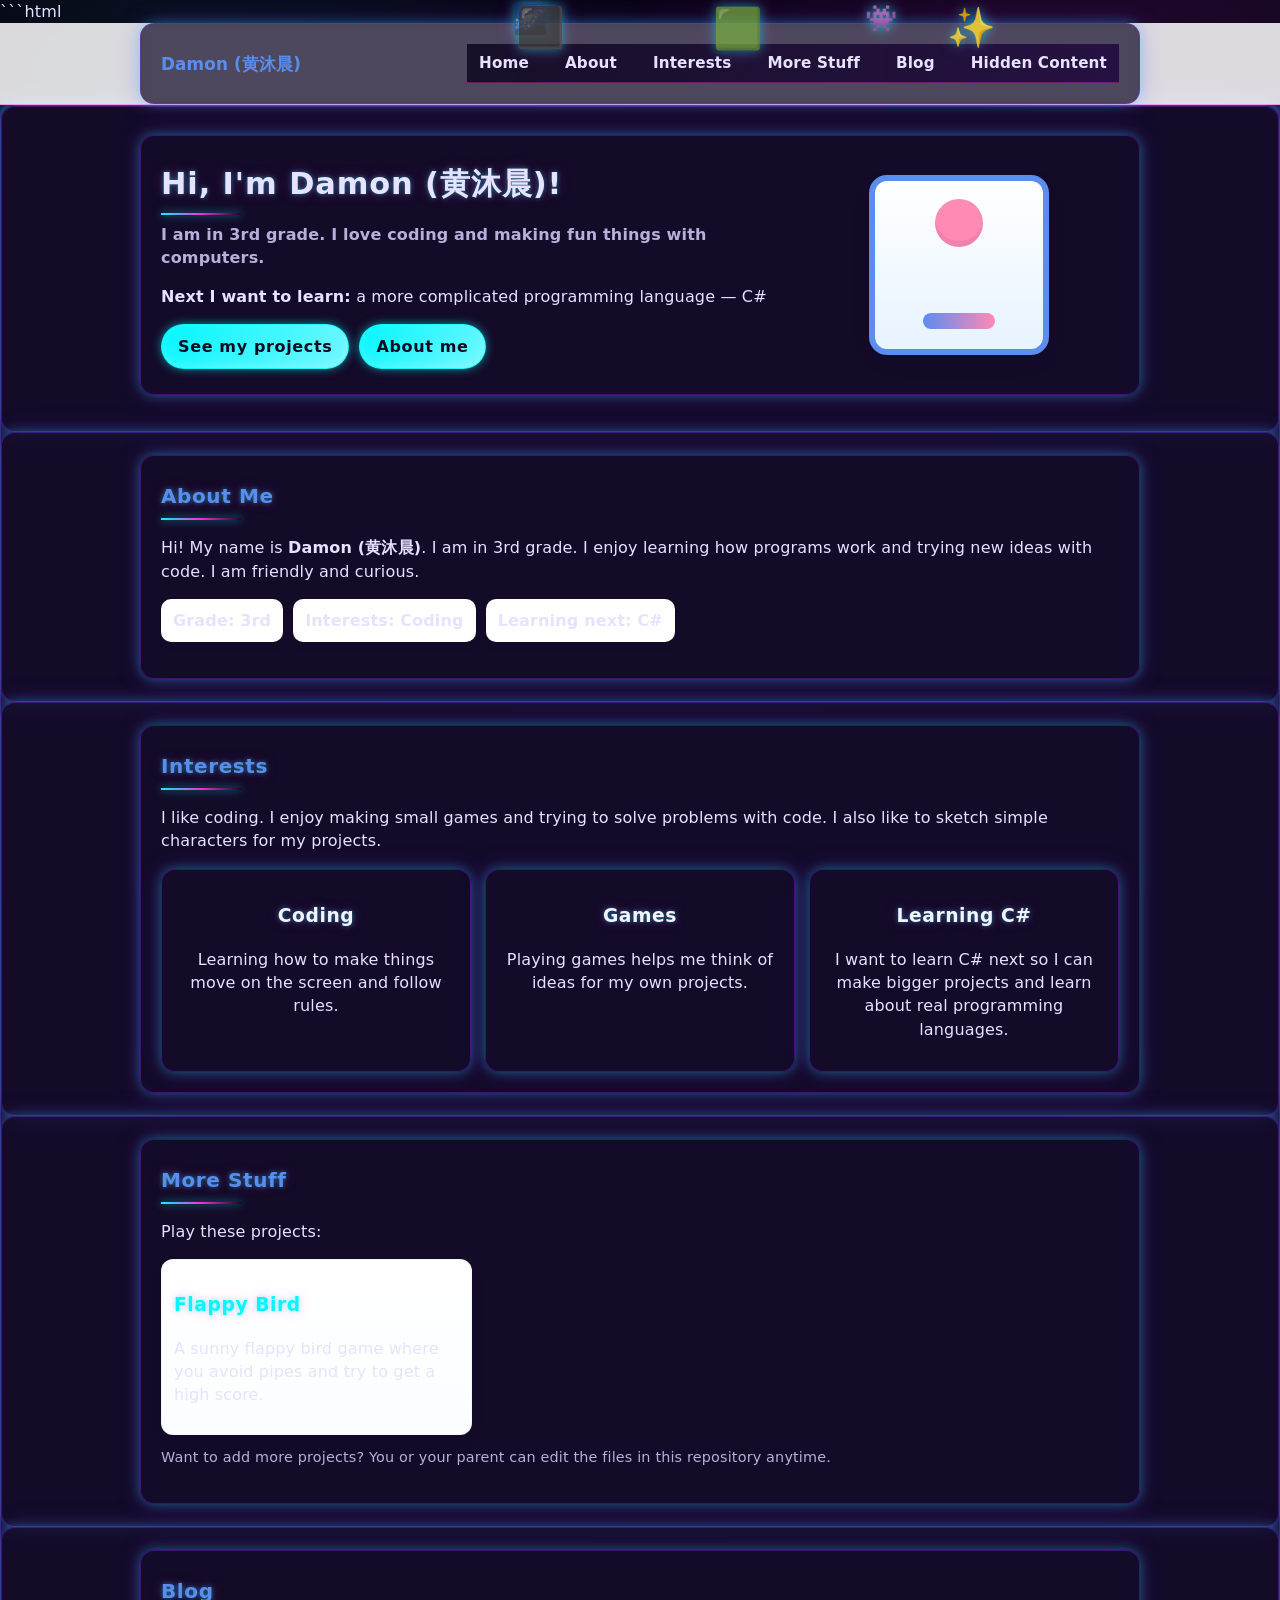
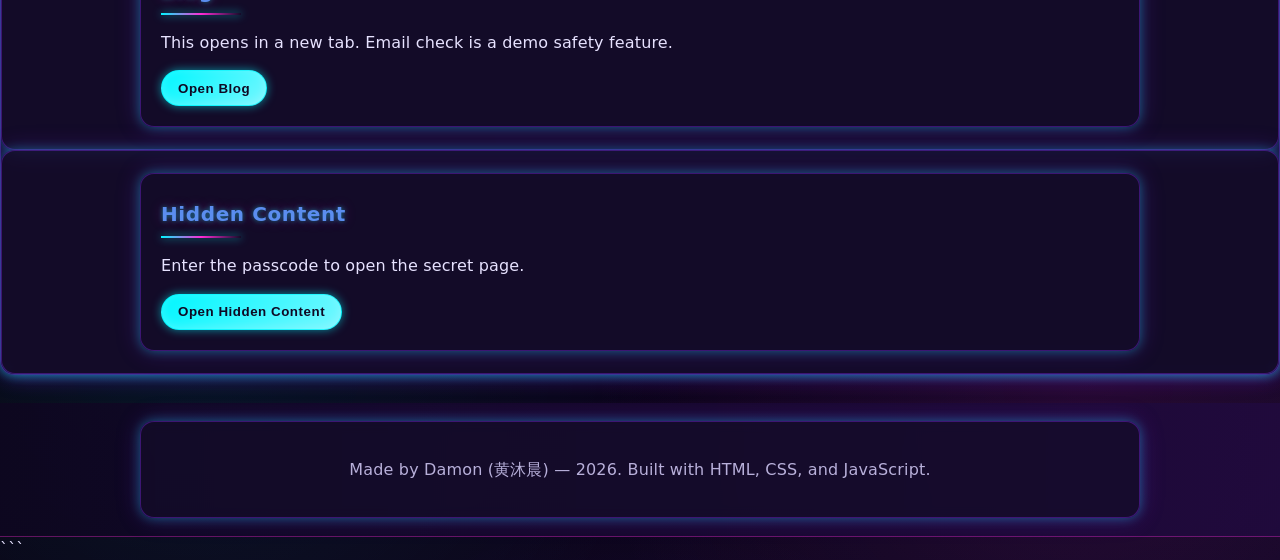
<file: index.html>
```html
<!doctype html> 
<html lang="en"> 
<head> 
  <meta charset="utf-8"> 
  <meta name="viewport" content="width=device-width,initial-scale=1"> 
  <title>Damon (黄沐晨) — Personal Site</title> 
  <link rel="stylesheet" href="style.css"> 
  <link rel="stylesheet" href="cyberpunk-theme.css"> 
  <link rel="stylesheet" href="floating-icons.css"> 
  <style> 
    .blog-toolbar { margin: 12px 0; display: flex; gap: 8px; flex-wrap: wrap; } 
    .blog-list { display: grid; gap: 10px; margin-top: 10px; } 
    .blog-post { padding: 12px; border: 1px solid #ccc; border-radius: 10px; background: rgba(255,255,255,0.03); } 
    .small-note { font-size: 0.9rem; opacity: 0.8; } 
  </style> 
</head> 
<body> 
  <!-- Header / Navigation --> 
  <header class="site-header"> 
    <div class="container header-inner"> 
      <div class="brand">Damon (黄沐晨)</div> 
      <button id="nav-toggle" class="nav-toggle" aria-label="Open navigation">☰</button> 
      <nav id="nav" class="nav"> 
        <a href="#home">Home</a> 
        <a href="#about">About</a> 
        <a href="#interests">Interests</a> 
        <a href="#projects">More Stuff</a> 
        <a href="#blog">Blog</a> 
        <a href="#hidden-content">Hidden Content</a> 
      </nav> 
    </div> 
  </header> 
 
  <!-- Hero / Home --> 
  <main> 
    <section id="home" class="hero"> 
      <div class="container hero-inner"> 
        <div class="intro"> 
          <h1>Hi, I'm Damon (黄沐晨)!</h1> 
          <p class="lead">I am in 3rd grade. I love coding and making fun things with computers.</p> 
          <p><strong>Next I want to learn:</strong> a more complicated programming language — C#</p> 
          <div class="hero-actions"> 
            <a href="#projects" class="btn">See my projects</a> 
            <a href="#about" class="btn btn-ghost">About me</a> 
          </div> 
        </div> 
        <div class="hero-image" aria-hidden="true"> 
          <div class="robot"></div> 
        </div> 
      </div> 
    </section> 
 
    <!-- About Me --> 
    <section id="about" class="section about"> 
      <div class="container"> 
        <h2>About Me</h2> 
        <p>Hi! My name is <strong>Damon (黄沐晨)</strong>. I am in 3rd grade. I enjoy learning how programs work and trying new ideas with code. I am friendly and curious.</p> 
        <ul class="facts"> 
          <li><strong>Grade:</strong> 3rd</li> 
          <li><strong>Interests:</strong> Coding</li> 
          <li><strong>Learning next:</strong> C#</li> 
        </ul> 
      </div> 
    </section> 
 
    <!-- Interests --> 
    <section id="interests" class="section interests"> 
      <div class="container"> 
        <h2>Interests</h2> 
        <p>I like coding. I enjoy making small games and trying to solve problems with code. I also like to sketch simple characters for my projects.</p> 
        <div class="cards"> 
          <article class="card"> 
            <h3>Coding</h3> 
            <p>Learning how to make things move on the screen and follow rules.</p> 
          </article> 
          <article class="card"> 
            <h3>Games</h3> 
            <p>Playing games helps me think of ideas for my own projects.</p> 
          </article> 
          <article class="card"> 
            <h3>Learning C#</h3> 
            <p>I want to learn C# next so I can make bigger projects and learn about real programming languages.</p> 
          </article> 
        </div> 
      </div> 
    </section> 
 
    <!-- More Stuff --> 
    <section id="projects" class="section projects"> 
      <div class="container"> 
        <h2>More Stuff</h2> 
        <p>Play these projects:</p> 
 
        <div class="project-grid"> 
          <article class="project"> 
            <h3><a href="flappy-bird.html" target="_blank">Flappy Bird</a></h3> 
            <p>A sunny flappy bird game where you avoid pipes and try to get a high score.</p> 
          </article> 
        </div> 
 
        <p class="small">Want to add more projects? You or your parent can edit the files in this repository anytime.</p> 
      </div> 
    </section> 
 
    <!-- Blog --> 
    <section id="blog" class="section blog"> 
      <div class="container"> 
        <h2>Blog</h2> 
        <p>This opens in a new tab. Email check is a demo safety feature.</p> 
        <button id="open-blog" class="btn">Open Blog</button> 
      </div> 
    </section> 
 
    <!-- Hidden Content --> 
    <section id="hidden-content" class="section hidden-content"> 
      <div class="container"> 
        <h2>Hidden Content</h2> 
        <p>Enter the passcode to open the secret page.</p> 
        <button id="open-hidden-content" class="btn" type="button">Open Hidden Content</button> 
      </div> 
    </section> 
  </main> 
 
  <!-- Footer --> 
  <footer class="site-footer"> 
    <div class="container footer-inner"> 
      <p>Made by Damon (黄沐晨) — 2026. Built with HTML, CSS, and JavaScript.</p> 
    </div> 
  </footer> 
 
  <script type="module" src="script.js"></script> 
  <script src="floating-icons.js"></script> 
  <script src="admin-panel.js"></script>
 
  <script> 
    // X key shortcut (existing behavior) 
    document.addEventListener('keydown', function (event) { 
      if (event.key.toLowerCase() === 'x') { 
        const a = document.createElement('a'); 
        a.href = 'hhhhhhhhhhhhh.html'; 
        a.target = '_blank'; 
        a.rel = 'noopener'; 
        document.body.appendChild(a); 
        a.click(); 
        a.remove(); 
      } 
    }); 
 
    // Blog in new tab with localStorage persistence 
    document.getElementById('open-blog').addEventListener('click', function () { 
      const blogWindow = window.open('', '_blank'); 
      if (!blogWindow) { 
        alert('Popup blocked. Please allow popups for this site.'); 
        return; 
      } 
 
      const email = blogWindow.prompt('What is your email? This is a safety feature.') || ''; 
      const isEditor = email.trim().toLowerCase() === 'househuntinghh@gmail.com'; 
      const STORAGE_KEY = 'damon_blog_posts_v1'; 
 
      // IMPORTANT: use opener storage so save/load always persists in your main site 
      const storage = (blogWindow.opener && blogWindow.opener.localStorage) 
        ? blogWindow.opener.localStorage 
        : localStorage; 
 
      const defaultPosts = [ 
        { title: 'Welcome to my blog!', body: 'This is my first post. I like coding and building fun things.' }, 
        { title: 'Today I learned', body: 'I learned how to make web pages with HTML, CSS, and JavaScript.' } 
      ]; 
 
      function escapeHtml(str) { 
        return str 
          .replaceAll('&', '&amp;') 
          .replaceAll('<', '&lt;') 
          .replaceAll('>', '&gt;') 
          .replaceAll('"', '&quot;') 
          .replaceAll("'", '&#39;'); 
      } 
 
      let posts = []; 
      try { 
        const saved = storage.getItem(STORAGE_KEY); 
        posts = saved ? JSON.parse(saved) : defaultPosts; 
        if (!Array.isArray(posts)) posts = defaultPosts; 
      } catch { 
        posts = defaultPosts; 
      } 
      storage.setItem(STORAGE_KEY, JSON.stringify(posts)); 
 
      const postsHTML = posts.map(p => ` 
        <article class="blog-post"> 
          <h3>${escapeHtml(p.title || '')}</h3> 
          <p>${escapeHtml(p.body || '')}</p> 
        </article> 
      `).join(''); 
 
      blogWindow.document.write(` 
        <!doctype html> 
        <html lang="en"> 
        <head> 
          <meta charset="utf-8"> 
          <meta name="viewport" content="width=device-width,initial-scale=1"> 
          <title>Damon's Blog</title> 
          <style> 
            body { font-family: system-ui, -apple-system, Segoe UI, Roboto, sans-serif; margin: 24px; line-height: 1.5; background: #0f1115; color: #e6e6e6; } 
            h1, h2, h3 { margin: 0 0 8px; } 
            .wrap { max-width: 800px; margin: 0 auto; } 
            .badge { display: inline-block; padding: 4px 10px; border-radius: 999px; margin-bottom: 12px; font-size: 12px; } 
            .editor { background: #164e2f; color: #caffde; } 
            .reader { background: #3a3f4b; color: #dfe4ff; } 
            .blog-toolbar { margin: 12px 0 16px; display: flex; gap: 8px; flex-wrap: wrap; } 
            input, textarea { width: 100%; box-sizing: border-box; margin: 6px 0 10px; padding: 10px; border-radius: 8px; border: 1px solid #555; background: #171a22; color: #fff; } 
            button { padding: 10px 14px; border-radius: 8px; border: 0; cursor: pointer; background: #3b82f6; color: #fff; } 
            .danger { background: #b91c1c; } 
            .blog-list { display: grid; gap: 10px; margin-top: 10px; } 
            .blog-post { padding: 12px; border: 1px solid #444; border-radius: 10px; background: #151925; } 
            .small-note { font-size: 0.9rem; opacity: 0.85; } 
            hr { border: 0; border-top: 1px solid #333; margin: 16px 0; } 
          </style> 
        </head> 
        <body> 
          <div class="wrap"> 
            <h1>Damon's Blog</h1> 
            <div class="badge ${isEditor ? 'editor' : 'reader'}"> 
              ${isEditor ? 'Editor mode' : 'Read-only mode'} 
            </div> 
            <p class="small-note"> 
              ${isEditor 
                ? 'You can add posts. Readers on this browser will see them.' 
                : 'Read-only mode. You can view all saved posts.'} 
            </p> 
 
            ${isEditor ? ` 
              <hr /> 
              <h2>Add a post</h2> 
              <label>Title</label> 
              <input id="newTitle" placeholder="Post title" /> 
              <label>Body</label> 
              <textarea id="newBody" rows="4" placeholder="Write your post..."></textarea> 
              <div class="blog-toolbar"> 
                <button id="addPostBtn">Add Post</button> 
                <button id="clearPostsBtn" class="danger">Clear All Posts</button> 
              </div> 
            ` : ''} 
 
            <hr /> 
            <h2>Posts</h2> 
            <div id="posts" class="blog-list">${postsHTML}</div> 
          </div> 
 
          <script> 
            const isEditor = ${isEditor ? 'true' : 'false'}; 
            const STORAGE_KEY = 'damon_blog_posts_v1'; 
            const storage = (window.opener && window.opener.localStorage) 
              ? window.opener.localStorage 
              : localStorage; 
 
            function escapeHtml(str) { 
              return str 
                .replaceAll('&', '&amp;') 
                .replaceAll('<', '&lt;') 
                .replaceAll('>', '&gt;') 
                .replaceAll('"', '&quot;') 
                .replaceAll("'", '&#39;'); 
            } 
 
            function renderPosts() { 
              let posts = []; 
              try { 
                posts = JSON.parse(storage.getItem(STORAGE_KEY) || '[]'); 
                if (!Array.isArray(posts)) posts = []; 
              } catch { 
                posts = []; 
              } 
 
              const container = document.getElementById('posts'); 
              if (!posts.length) { 
                container.innerHTML = '<p class="small-note">No posts yet.</p>'; 
                return; 
              } 
 
              container.innerHTML = posts.map(p => ( 
                '<article class="blog-post">' + 
                  '<h3>' + escapeHtml(p.title || '') + '</h3>' + 
                  '<p>' + escapeHtml(p.body || '') + '</p>' + 
                '</article>' 
              )).join(''); 
            } 
 
            renderPosts(); 
 
            if (isEditor) { 
              document.getElementById('addPostBtn').addEventListener('click', function () { 
                const titleEl = document.getElementById('newTitle'); 
                const bodyEl = document.getElementById('newBody'); 
                const title = (titleEl.value || '').trim(); 
                const body = (bodyEl.value || '').trim(); 
 
                if (!title || !body) { 
                  alert('Please enter both a title and body.'); 
                  return; 
                } 
 
                let posts = []; 
                try { 
                  posts = JSON.parse(storage.getItem(STORAGE_KEY) || '[]'); 
                  if (!Array.isArray(posts)) posts = []; 
                } catch { 
                  posts = []; 
                } 
 
                posts.unshift({ title, body }); 
                storage.setItem(STORAGE_KEY, JSON.stringify(posts)); 
 
                titleEl.value = ''; 
                bodyEl.value = ''; 
                renderPosts(); 
              }); 
 
              document.getElementById('clearPostsBtn').addEventListener('click', function () { 
                if (!confirm('Delete all blog posts?')) return; 
                storage.setItem(STORAGE_KEY, JSON.stringify([])); 
                renderPosts(); 
              }); 
            } 
          <\/script> 
        </body> 
        </html> 
      `); 
 
      blogWindow.document.close(); 
    }); 
 
    // Fallback hidden content gate (works even if module script fails) 
    (function () { 
      var hiddenBtn = document.getElementById('open-hidden-content'); 
      if (!hiddenBtn) return; 
 
      hiddenBtn.addEventListener('click', function () { 
        var passcode = prompt('Enter passcode to access hidden content:') || ''; 
        if (passcode === 'crystalclear') { 
          // ADDED/CHANGED: Open downloads.html after correct passcode
          window.location.href = '/ender/downloads.html'; 
        } else { 
          alert('Wrong passcode. Access denied.'); 
          window.location.replace('about:blank'); 
        } 
      }); 
    })(); 
  </script> 
</body> 
</html>
```
</file>
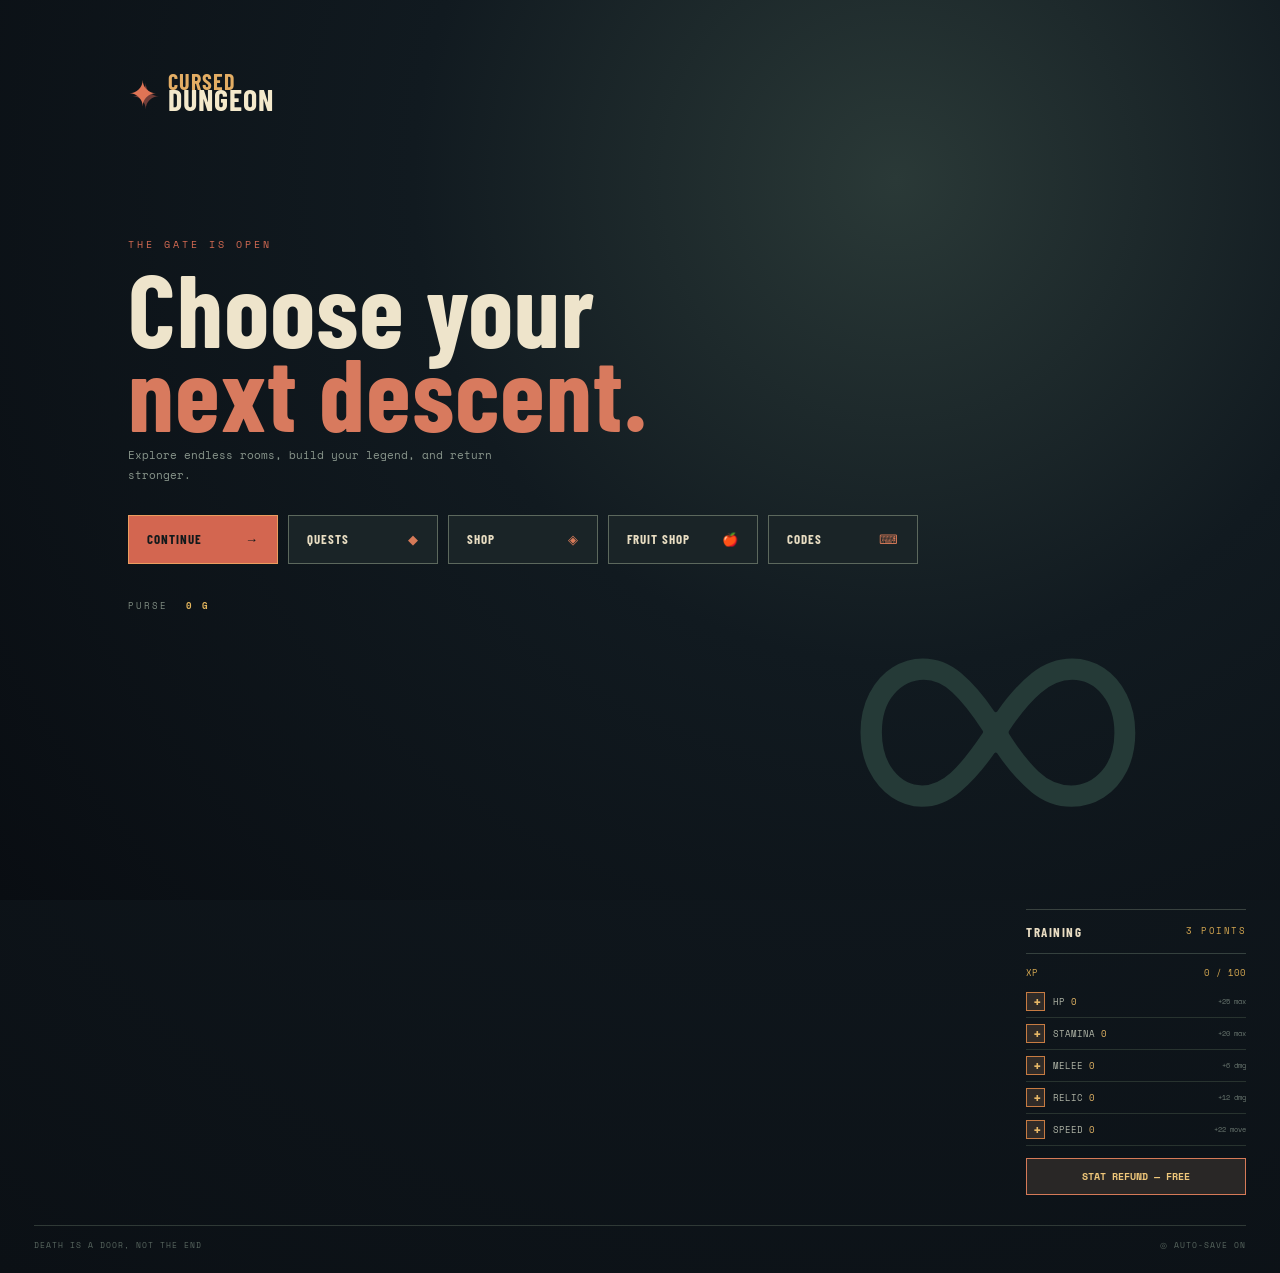
<file: downloads.html>
<!doctype html>
<html lang="en">
<head>
<meta charset="UTF-8">
<meta name="viewport" content="width=device-width, initial-scale=1.0">
<title>Cursed Dungeon</title>
<style>
@import url('https://fonts.googleapis.com/css2?family=Barlow+Condensed:wght@500;600;700;800&family=Space+Mono:wght@400;700&display=swap');
.overlay-screen[hidden]{display:none}.death-screen{position:fixed;inset:0;z-index:20;display:grid;place-content:center;justify-items:center;background:#090d12eF;text-align:center}.death-screen[hidden]{display:none}.death-screen h2{font:700 88px 'Barlow Condensed';color:#d76651;margin:0}.death-screen p{color:#9aa298;font-size:11px;margin:8px 0 24px}.death-screen .menu-kicker{margin:0 0 10px}
.menu-screen,.overlay-screen{position:fixed;inset:0;z-index:10;background:radial-gradient(circle at 70% 20%,#2a3937 0,#111a20 42%,#090d12 100%);padding:8vh 10vw}.menu-screen:after{content:'∞';position:absolute;right:10vw;bottom:4vh;color:#253a37;font:300 38vw 'Barlow Condensed';line-height:.7;pointer-events:none}.menu-brand,.menu-kicker,.menu-screen h1,.menu-copy,.menu-actions,.menu-wallet{position:relative;z-index:1}.menu-brand{display:flex;gap:10px;align-items:center;font:700 22px/18px 'Barlow Condensed';letter-spacing:1px;color:#e3ad64}.menu-brand b{font-size:30px;color:#f4e9cb}.menu-kicker{color:#d56b53;font-size:10px;letter-spacing:3px;margin:14vh 0 14px}.menu-screen h1{font:700 clamp(48px,8vw,110px)/.82 'Barlow Condensed';letter-spacing:1px;margin:0;color:#eee4cb}.menu-screen h1 em{color:#d87a5e;font-style:normal}.menu-copy,.overlay-copy{color:#89968c;font-size:11px;line-height:20px;max-width:390px}.menu-actions{display:flex;flex-wrap:wrap;gap:10px;margin-top:30px}.menu-button{border:1px solid #5c685d;background:#1a2427;color:#e8ddc2;min-width:150px;padding:15px 18px;text-align:left;font:700 13px 'Barlow Condensed';letter-spacing:1px;cursor:pointer}.menu-button span{float:right;color:#d67a58}.menu-button.primary{background:#d36650;color:#11191b;border-color:#ec9d5f}.menu-button.primary span{color:#11191b}.menu-wallet{margin-top:35px;color:#7e8b81;font-size:9px;letter-spacing:2px}.menu-wallet strong{color:#e4b65d;margin-left:10px}.overlay-screen{display:grid;place-items:center;background:#080e12d9}.overlay-card{position:relative;z-index:1;width:min(680px,100%);max-height:90vh;overflow:auto;background:#152126;border:1px solid #59645b;padding:34px;box-shadow:0 20px 60px #05080bcc}.overlay-card h2{font:700 52px 'Barlow Condensed';margin:0;color:#eee4cb}.overlay-card h2 small{font:11px 'Space Mono';color:#e4b65d;float:right;margin-top:20px}.close-button{position:absolute;right:16px;top:12px;border:0;background:none;color:#d4775a;font-size:27px;cursor:pointer}.mission-list{display:grid;gap:10px;margin-top:22px}.mission{border:1px solid #3c4b45;padding:16px;display:grid;grid-template-columns:1fr auto;gap:6px 18px;background:#111b20}.mission strong{font:700 20px 'Barlow Condensed';color:#e4c27c;letter-spacing:1px}.mission p{grid-column:1;color:#829087;font-size:9px;margin:0;line-height:16px}.mission button{grid-column:2;grid-row:1/3;align-self:center;border:1px solid #c27850;background:#2c2928;color:#f0d18b;padding:9px;font:10px 'Space Mono';cursor:pointer}.mission button:disabled{opacity:.4;cursor:not-allowed}.mission .tag{color:#d56b53;font-size:8px}.armor-slot{margin-top:18px}
.level-readout{margin-top:10px;color:#88958b;font:8px 'Space Mono'}.level-readout>b{color:#e3b45e}.level-readout span b{color:#d9d1b9;font-weight:400}.xp-bar{height:5px;background:#273033;border:1px solid #37453f;margin-top:7px;padding:1px}.xp-bar i{display:block;height:100%;width:0;background:#d6a851;transition:width .15s}
.stats-panel{margin-top:24px;border-top:1px solid #39423f;padding-top:14px}.stats-panel .panel-title{font-size:13px}.stats-panel .panel-title span{float:right;color:#d6a851;font:9px 'Space Mono'}.xp-line{display:flex;justify-content:space-between;color:#d6a851;font-size:9px;padding:12px 0 7px}.xp-line b{font-weight:400}.stat-row{display:flex;align-items:center;gap:8px;border-bottom:1px solid #28332f;padding:6px 0;font-size:9px;color:#aeb3a5}.stat-row button{width:19px;height:19px;border:1px solid #c77b42;background:#302b28;color:#e7b766;cursor:pointer;font:700 14px 'Space Mono';line-height:14px}.stat-row button:disabled{opacity:.3;cursor:not-allowed}.stat-row span{flex:1}.stat-row span b{color:#e7b766;font-weight:400}.stat-row small{font-size:7px;color:#69766f}
.refund-button{width:100%;margin-top:12px;border:1px solid #d67a58;background:#292726;color:#efc77a;padding:10px;font:700 10px 'Space Mono';cursor:pointer}.fruit-grid{display:grid;grid-template-columns:1fr 1fr;gap:10px;margin-top:22px}.fruit-card{border:1px solid #3c4b45;background:#111b20;padding:16px}.fruit-card strong{display:block;font:700 22px 'Barlow Condensed';color:#e4c27c}.fruit-card p{font-size:9px;line-height:16px;color:#829087;min-height:34px}.fruit-card button{border:1px solid #c27850;background:#2c2928;color:#f0d18b;padding:9px;font:10px 'Space Mono';cursor:pointer}.fruit-card button:disabled{opacity:.4;cursor:not-allowed}.code-box{margin-top:22px}.code-box input{width:100%;padding:14px;border:1px solid #59645b;background:#0d161a;color:#f0e4c8;font:12px "Space Mono";outline:none}.code-box input:focus{border-color:#d67a58}.code-box .menu-button{margin-top:10px;width:100%}.code-box p{min-height:16px;color:#d56b53;font-size:9px}
:root{font-family:'Space Mono',monospace;color:#e9e3d2;background:#0e1319;font-synthesis:none}*{box-sizing:border-box}body{margin:0;background:radial-gradient(circle at 65% 15%,#263333 0,#10181e 38%,#0b1015 100%);min-width:320px}.shell{max-width:1500px;margin:auto;padding:28px 34px 22px}.topbar{display:flex;align-items:center;justify-content:space-between;border-bottom:1px solid #39423f;padding-bottom:19px}.brand{display:flex;gap:10px;align-items:center;font:700 18px/16px 'Barlow Condensed';letter-spacing:1px;color:#e3ad64}.brand b{font-size:25px;color:#f4e9cb}.brand-mark{font-size:35px;color:#df7455;text-shadow:3px 3px #713d38}.run-label,.seed-label{font-size:11px;color:#a8aaa0;letter-spacing:1px}.run-label strong,.seed-label strong{color:#e5b867}.slash{color:#4f5b54;padding:0 12px}.live-dot{display:inline-block;width:6px;height:6px;background:#d9674f;border-radius:50%;margin-right:7px;box-shadow:0 0 8px #d9674f}.game-layout{display:grid;grid-template-columns:168px minmax(500px,1fr) 220px;gap:30px;padding-top:28px}.left-rail,.right-rail{padding-top:5px}.rail-heading,.panel-title{font:700 15px 'Barlow Condensed';letter-spacing:1.5px;border-bottom:1px solid #35413e;padding-bottom:13px;color:#e9ddc3}.rail-heading span{float:right;color:#d7654f;font-size:20px}.map-grid{display:grid;grid-template-columns:repeat(4,1fr);gap:11px;margin:22px 0 17px}.map-node{height:27px;display:grid;place-items:center;border:1px solid #33423e;color:#53635d;font:10px 'Space Mono';position:relative}.map-node:not(:nth-child(4n+1))::before{content:'';position:absolute;width:11px;border-top:1px solid #33423e;left:-12px}.map-node.cleared{background:#283d39;color:#d1a65f;border-color:#66775f}.map-node.current{background:#d56650;color:#11191b;border-color:#f2ae66;box-shadow:0 0 0 3px #68443b}.map-legend{font-size:8px;white-space:nowrap;color:#748078}.legend-dot{display:inline-block;width:7px;height:7px;border:1px solid #69766a;margin-right:4px}.legend-dot.active{background:#d66550;border-color:#d66550}.legend-dot.done{background:#c39b5a;margin-left:11px}.room-card,.weapon{border-top:1px solid #39423f;border-bottom:1px solid #39423f;padding:18px 0;margin-top:36px}.eyebrow{display:block;color:#7d8980;font-size:9px;letter-spacing:1px;margin-bottom:7px}.room-card strong,.weapon strong{display:block;font:700 21px 'Barlow Condensed';color:#dd7658;letter-spacing:1px}.room-card span:last-child,.weapon>span:last-child{display:block;font-size:9px;line-height:15px;color:#879087;margin-top:8px}.stage-head,.stage-foot{display:flex;justify-content:space-between;align-items:center;font-size:10px;color:#869188;letter-spacing:1px}.chance-pill{font-size:9px;color:#d9ae61}.chance-pill i{display:inline-block;width:7px;height:7px;border-radius:50%;background:#d9674f;margin-right:5px}.chance-pill b{color:#8da795;font-weight:400;margin-left:11px}.canvas-frame{margin-top:13px;border:1px solid #44504a;background:#111a20;position:relative;box-shadow:0 13px 30px #080c0f}.canvas-frame canvas{width:100%;display:block;image-rendering:pixelated}.vignette{position:absolute;inset:0;pointer-events:none;box-shadow:inset 0 0 90px #091015}.toast{position:absolute;bottom:27px;left:50%;transform:translateX(-50%);font-size:10px;color:#e8c271;opacity:0;transition:opacity .2s;white-space:nowrap}.toast.show{opacity:1}.stage-foot{padding-top:14px;flex-wrap:wrap;gap:15px}kbd{font:700 10px 'Space Mono';color:#f2e8d2;border:1px solid #62685d;background:#2a3030;padding:4px 6px;margin:0 4px 0 12px}.stage-foot kbd:first-child{margin-left:0}.tip{color:#d76a54;font-size:9px}.status{float:right;font:10px 'Space Mono';color:#d56b53}.hunter-card{display:flex;gap:12px;align-items:center;border-bottom:1px solid #39423f;padding:17px 0}.hunter-sprite{width:44px;height:50px;display:grid;place-items:center;background:#42333a;color:#efbd72;font-size:28px;box-shadow:inset 0 -7px #26333a}.hunter-card strong{display:block;font:700 15px 'Barlow Condensed';letter-spacing:1px}.hunter-card span{display:block;font-size:8px;color:#7f8c83;margin-top:5px}.stat{margin-top:19px}.stat label{display:flex;justify-content:space-between;font-size:9px;color:#afb2a5;margin-bottom:8px}.stat label b{color:#ded5ba;font-weight:400}.bar{height:8px;background:#273033;border:1px solid #37453f;padding:1px}.bar i{height:100%;display:block;transition:width .15s}.bar.hp i{background:#d15f4c;width:100%}.bar.stamina i{background:#d6a851;width:100%}.weapon{margin-top:27px}.weapon-meta{display:flex;gap:25px;margin-top:14px;color:#7d8980;font-size:8px}.weapon-meta b{color:#e2b55d;font-weight:400}.controls{margin-top:23px;color:#9ca095;font-size:9px;line-height:34px}.controls div{border-bottom:1px solid #28332f}.controls span{float:right;color:#d36b53;font-size:8px}.footer{border-top:1px solid #2f3936;margin-top:30px;padding-top:13px;display:flex;justify-content:space-between;color:#58665f;font-size:8px;letter-spacing:1px}@media(max-width:1000px){.shell{padding:20px}.game-layout{grid-template-columns:130px minmax(0,1fr);gap:20px}.right-rail{grid-column:1/-1;display:grid;grid-template-columns:1fr 1fr;gap:20px}.panel-title{grid-column:1/-1}.hunter-card{border-bottom:0}.weapon{margin-top:0}}@media(max-width:680px){.shell{padding:14px}.topbar{gap:15px}.seed-label{display:none}.game-layout{display:block}.left-rail{display:none}.right-rail{display:block;margin-top:25px}.right-rail .stat{display:inline-block;width:48%;margin-right:1%}.stage-head{font-size:8px}.chance-pill b{display:none}.stage-foot .tip{display:none}.footer{margin-top:22px}.fruit-grid{grid-template-columns:1fr}}
</style>
</head>
<body>
<section id="menuScreen" class="menu-screen">
<div class="menu-brand"><span class="brand-mark">✦</span><span>CURSED<br><b>DUNGEON</b></span></div>
<p class="menu-kicker">THE GATE IS OPEN</p><h1>Choose your<br><em>next descent.</em></h1>
<p class="menu-copy">Explore endless rooms, build your legend, and return stronger.</p>
<div class="menu-actions">
<button id="continueButton" class="menu-button primary">CONTINUE <span>→</span></button>
<button id="questsButton" class="menu-button">QUESTS <span>◆</span></button>
<button id="shopButton" class="menu-button">SHOP <span>◈</span></button>
<button id="fruitButton" class="menu-button">FRUIT SHOP <span>🍎</span></button><button id="codesButton" class="menu-button">CODES <span>⌨</span></button>
</div>
<div class="menu-wallet">PURSE <strong id="menuMoney">0 G</strong></div>
</section>
<section id="questScreen" class="overlay-screen" hidden><div class="overlay-card"><button class="close-button" data-close>×</button><span class="menu-kicker">THE CROSSROADS</span><h2>Quests</h2><p class="overlay-copy">Repeatable quests pay every time you complete them.</p><div id="questList" class="mission-list"></div></div></section>
<section id="shopScreen" class="overlay-screen" hidden><div class="overlay-card"><button class="close-button" data-close>×</button><span class="menu-kicker">THE IRON MARKET</span><h2>Shop <small id="shopMoney">0 G</small></h2><p class="overlay-copy">Permanent gear stays with you through every descent.</p><div id="shopList" class="mission-list"></div></div></section>
<section id="codesScreen" class="overlay-screen" hidden><div class="overlay-card"><button class="close-button" data-close>×</button><span class="menu-kicker">THE FORBIDDEN CODEX</span><h2>Codes</h2><p class="overlay-copy">Reach level 30, then enter the secret code to unlock the hidden weapon.</p><div class="code-box"><input id="codeInput" type="text" placeholder="ENTER CODE" autocomplete="off"><button id="codeSubmit" class="menu-button primary">UNLOCK</button><p id="codeMessage"></p></div></div></section>
<section id="fruitScreen" class="overlay-screen" hidden><div class="overlay-card"><button class="close-button" data-close>×</button><span class="menu-kicker">THE FORBIDDEN ORCHARD</span><h2>Fruit Shop <small id="fruitMoney">0 G</small></h2><p class="overlay-copy">Permanent fruits change your hunter forever.</p><div id="fruitList" class="fruit-grid"></div></div></section>
<main class="shell">
<header class="topbar"><div class="brand"><span class="brand-mark">✦</span><span>CURSED<br><b>DUNGEON</b></span></div><div class="run-label"><span class="live-dot"></span> RUN 01 <span class="slash">/</span> ROOM <strong id="roomNumber">01</strong></div><div class="seed-label">SEED <strong id="seedText">EMBER-01</strong></div></header>
<section class="game-layout">
<aside class="left-rail"><div class="rail-heading">RUN MAP <span>∞</span></div><div id="map" class="map-grid"></div><div class="map-legend"><span class="legend-dot active"></span> YOU <span class="legend-dot done"></span> CLEARED</div><div class="room-card"><span class="eyebrow">NEXT CHAMBER</span><strong id="nextRoomType">UNKNOWN</strong><span id="nextRoomHint">Break through the east gate</span></div></aside>
<section class="stage-wrap"><div class="stage-head"><span id="roomTag">ROOM 01 / ENTRY HALL</span><span class="chance-pill"><i></i> 90% ENCOUNTER <b>10% CACHE</b></span></div><div class="canvas-frame"><canvas id="game" width="960" height="540"></canvas><div class="vignette"></div><div id="toast" class="toast">MOVE RIGHT TO BEGIN</div></div><div class="stage-foot"><span><kbd>A</kbd><kbd>D</kbd> MOVE <kbd>SPACE</kbd> JUMP</span><span><kbd>J</kbd> SLASH <kbd>K</kbd> HEAVY STRIKE</span><span class="tip">ENTER THE GOLDEN DOOR TO DESCEND</span></div></section>
<aside class="right-rail">
<div class="panel-title">HUNTER STATUS <span class="status">● LIVE</span></div>
<div class="hunter-card"><div class="hunter-sprite">⚔</div><div><strong>THE WAYFARER</strong><span>LEVEL <b id="level">01</b> · BLADEBOUND</span><div class="level-readout"><b id="xpCurrent">0 XP</b><span> / <b id="xpNeeded">100 XP</b> TO NEXT LEVEL</span></div><div class="xp-bar"><i id="xpBar"></i></div></div></div>
<div class="stat"><label><span>VITALITY</span><b id="hpText">100 / 100</b></label><div class="bar hp"><i id="hpBar"></i></div></div>
<div class="stat"><label><span>STAMINA</span><b id="staminaText">100 / 100</b></label><div class="bar stamina"><i id="staminaBar"></i></div></div>
<div class="weapon"><span class="eyebrow">EQUIPPED RELIC</span><strong id="weaponName">RUSTBITE</strong><span id="weaponDesc">A dependable edge. Every legend starts somewhere.</span><div class="weapon-meta"><span>DMG <b id="damageText">18</b></span><span>RELIC <b id="relicStatus">NONE</b></span></div></div>
<div class="weapon armor-slot"><span class="eyebrow">EQUIPPED ARMOR</span><strong id="armorName">NO ARMOR</strong><span id="armorDesc">Find armor to increase your maximum HP.</span><div class="weapon-meta"><span>ARMOR <b id="armorText">0</b></span><span>MAX HP <b id="maxHpText">100</b></span></div></div>
<div class="controls"><div id="secretControl" hidden><kbd>SECRET</kbd> SECRET WEAPON <button id="equipSecretButton" class="refund-button">EQUIP</button></div><div><kbd>J</kbd> QUICK SLASH <span>− 14 STA</span></div><div><kbd>K</kbd> HEAVY STRIKE <span>− 28 STA</span></div><div><kbd>L</kbd> RELIC ATTACK <span>− 36 STA</span></div></div>
<div class="stats-panel"><div class="panel-title">TRAINING <span id="pointsText">3 POINTS</span></div><div class="xp-line"><span>XP</span><b id="xpText">0 / 100</b></div><div class="stat-row"><button data-stat="hp">+</button><span>HP <b id="statHp">0</b></span><small>+25 max</small></div><div class="stat-row"><button data-stat="stamina">+</button><span>STAMINA <b id="statStamina">0</b></span><small>+20 max</small></div><div class="stat-row"><button data-stat="melee">+</button><span>MELEE <b id="statMelee">0</b></span><small>+6 dmg</small></div><div class="stat-row"><button data-stat="relic">+</button><span>RELIC <b id="statRelic">0</b></span><small>+12 dmg</small></div><div class="stat-row"><button data-stat="speed">+</button><span>SPEED <b id="statSpeed">0</b></span><small>+22 move</small></div><button id="refundButton" class="refund-button">STAT REFUND — FREE</button></div>
</aside></section><footer class="footer"><span>DEATH IS A DOOR, NOT THE END</span><span>◎ AUTO-SAVE ON</span></footer>
</main>
<div id="deathScreen" class="death-screen" hidden><span class="menu-kicker">THE DUNGEON CLAIMS YOU</span><h2>YOU DIED</h2><p>Run progress is saved. Return to the last room and try again.</p><button id="respawnButton" class="menu-button primary">RESPAWN <span>↻</span></button></div>
<script>
const canvas=document.querySelector('#game'),ctx=canvas.getContext('2d'),hpBar=document.querySelector('#hpBar'),staminaBar=document.querySelector('#staminaBar'),hpText=document.querySelector('#hpText'),staminaText=document.querySelector('#staminaText'),toast=document.querySelector('#toast'),roomNumber=document.querySelector('#roomNumber'),roomTag=document.querySelector('#roomTag'),nextRoomType=document.querySelector('#nextRoomType'),nextRoomHint=document.querySelector('#nextRoomHint'),levelText=document.querySelector('#level'),weaponName=document.querySelector('#weaponName'),weaponDesc=document.querySelector('#weaponDesc'),damageText=document.querySelector('#damageText'),armorText=document.querySelector('#armorText'),armorName=document.querySelector('#armorName'),armorDesc=document.querySelector('#armorDesc'),maxHpText=document.querySelector('#maxHpText'),relicStatus=document.querySelector('#relicStatus'),menuScreen=document.querySelector('#menuScreen'),questScreen=document.querySelector('#questScreen'),shopScreen=document.querySelector('#shopScreen'),fruitScreen=document.querySelector('#fruitScreen'),codesScreen=document.querySelector('#codesScreen'),codeInput=document.querySelector('#codeInput'),codeSubmit=document.querySelector('#codeSubmit'),codeMessage=document.querySelector('#codeMessage'),secretControl=document.querySelector('#secretControl'),equipSecretButton=document.querySelector('#equipSecretButton'),questList=document.querySelector('#questList'),shopList=document.querySelector('#shopList'),fruitList=document.querySelector('#fruitList'),menuMoney=document.querySelector('#menuMoney'),shopMoney=document.querySelector('#shopMoney'),fruitMoney=document.querySelector('#fruitMoney'),xpCurrent=document.querySelector('#xpCurrent'),xpNeeded=document.querySelector('#xpNeeded'),xpBar=document.querySelector('#xpBar'),xpText=document.querySelector('#xpText'),pointsText=document.querySelector('#pointsText'),deathScreen=document.querySelector('#deathScreen'),respawnButton=document.querySelector('#respawnButton');
const W=canvas.width,H=canvas.height,keys=new Set();
const savedStats=JSON.parse(localStorage.getItem('cursedDungeonStats')||'null');
const defaultStats={hp:0,stamina:0,melee:0,relic:0,speed:0};
const player={x:100,y:390,w:30,h:46,vx:0,vy:0,hp:100,maxHp:100,armor:0,stamina:100,maxStamina:100,facing:1,grounded:false,attack:0,attackType:'',invuln:0,relicAttack:null,level:1,xp:0,nextXp:100,points:3,money:Number(localStorage.getItem('dungeonMoney')||0),stats:{...defaultStats,...(savedStats?.stats||{})},fruits:{dragon:false,kanko:false,phoenix:false,phoniex:false,kraken:false,...(savedStats?.fruits||{})},secretUnlocked:!!savedStats?.secretUnlocked,secretEquipped:!!savedStats?.secretEquipped};
const progress={defeated:0,bosses:0,accepted:{},claimed:{},questClaims:{}};
let dead=false,room=1,roomData,fruitProjectiles=[],lastTime=performance.now(),shake=0;
const quests=[
{id:'wisp',npc:'Mira the Scout',name:'Clear the Dust',description:'Defeat 3 enemies anywhere in the dungeon.',target:3,rewardMoney:50,rewardXp:60,minLevel:1,check:()=>progress.defeated},
{id:'warden',npc:'The Gatekeeper',name:'Break the Warden',description:'Defeat a boss in a fifth-room arena.',target:1,rewardMoney:250,rewardXp:250,minLevel:5,check:()=>progress.bosses},
{id:'hunter',npc:'Old Hunter',name:'Dungeon Hunter',description:'Defeat 10 enemies anywhere in the dungeon.',target:10,rewardMoney:120,rewardXp:120,minLevel:1,check:()=>progress.defeated},
{id:'deep',npc:'Mira the Scout',name:'Deep Descent',description:'Reach room 10.',target:10,rewardMoney:300,rewardXp:180,minLevel:1,check:()=>room},
{id:'slayer',npc:'The Gatekeeper',name:'Warden Slayer',description:'Defeat 3 wardens.',target:3,rewardMoney:500,rewardXp:400,minLevel:5,check:()=>progress.bosses}
];
const shopItems=[
{id:'plate',name:'PERMANENT PLATE',description:'+50 maximum HP. Keeps its power forever.',price:100,buy:()=>{player.maxHp+=50;player.hp=player.maxHp;player.armor+=1}},
{id:'relic',name:'RELIC SHARD',description:'Unlock a relic attack and add +15 relic damage.',price:140,buy:()=>{player.relicAttack=player.relicAttack||'arc';player.stats.relic+=1}},
{id:'warblade',name:'WAR BLADE',description:'+10 melee damage on every strike.',price:180,buy:()=>{player.stats.melee+=2}}
];
const fruits=[
{id:'dragon',name:'DRAGON',price:500,description:'Mouse click launches a devastating fireball.',buy:()=>player.fruits.dragon=true},
{id:'kanko',name:'KANKO',price:350,description:'Permanently makes your movement much faster.',buy:()=>player.fruits.kanko=true},
{id:'phoenix',name:'PHOENIX',price:600,description:'Grants the power of flight while jumping.',buy:()=>{player.fruits.phoenix=true;player.fruits.phoniex=true}},
{id:'kraken',name:'KRAKEN',price:700,description:'Makes you huge. Landing on enemies damages them without hurting you.',buy:()=>player.fruits.kraken=true}
];
const ENEMY_STATS={WISP:{hp:34,xp:30,speed:35,dmg:12,w:32,h:42,color:'#7fc7bd',range:250},BRUTE:{hp:64,xp:65,speed:55,dmg:18,w:32,h:42,color:'#b94d43',range:250},SPRINTER:{hp:24,xp:45,speed:105,dmg:10,w:26,h:38,color:'#c9d15c',range:320},SHAMAN:{hp:38,xp:70,speed:26,dmg:8,w:30,h:44,color:'#a577d6',ranged:true,projectileDmg:14},BOSS:{hp:260,xp:250,speed:60,dmg:26,w:62,h:68,color:'#b65c8b',range:999}};
function savePersistent(){localStorage.setItem('cursedDungeonStats',JSON.stringify({stats:player.stats,fruits:player.fruits,secretUnlocked:player.secretUnlocked,secretEquipped:player.secretEquipped}))}
function pickKind(hard){const pool=hard?['BRUTE','SHAMAN','SPRINTER']:['WISP','SPRINTER'];return pool[Math.floor(Math.random()*pool.length)]}
function makeRoom(index){
const bossRoom=index>1&&index%5===0,rewardRoom=index>1&&(index-1)%5===0,chestRoom=!bossRoom&&(rewardRoom||index>1&&Math.random()<.1),hard=index>1&&Math.random()<.5,scale=1+(index-1)*.075,enemyCount=bossRoom?1:chestRoom?0:(hard?3:2);
return{bossRoom,rewardRoom,chestRoom,hard,enemyCount,cleared:chestRoom,key:chestRoom,projectiles:[],enemies:Array.from({length:enemyCount},(_,i)=>{const kind=bossRoom?'BOSS':pickKind(hard),base=ENEMY_STATS[kind],stats={...base,hp:Math.round(base.hp*scale),dmg:Math.round(base.dmg*scale),speed:base.speed*(1+Math.min(.7,(index-1)*.018))};return{x:bossRoom?650:430+i*130,y:bossRoom?374:400,w:stats.w,h:stats.h,hp:stats.hp,maxHp:stats.hp,xp:Math.round(stats.xp*(1+(index-1)*.025)),vx:0,hit:0,kind,fireCd:1+Math.random(),stats}}),chest:chestRoom?{x:580,y:374,opened:false}:null}}
roomData=makeRoom(room);
function updateHud(){
hpBar.style.width=`${player.hp/player.maxHp*100}%`;staminaBar.style.width=`${player.stamina/player.maxStamina*100}%`;hpText.textContent=`${Math.ceil(player.hp)} / ${player.maxHp}`;staminaText.textContent=`${Math.ceil(player.stamina)} / ${player.maxStamina}`;armorText.textContent=player.armor;maxHpText.textContent=player.maxHp;relicStatus.textContent=player.secretEquipped?'SECRET':player.relicAttack?'EQUIPPED':'NONE';secretControl.hidden=!player.secretUnlocked;if(player.secretEquipped)equipSecretButton.textContent='EQUIPPED';else equipSecretButton.textContent='EQUIP';if(player.secretEquipped){weaponName.textContent='SECRET';weaponDesc.textContent='The forbidden blade. 2,000 damage. 20,000 G granted on unlock.';damageText.textContent='2000'}xpText.textContent=`${player.xp} / ${player.nextXp}`;pointsText.textContent=`${player.points} POINTS`;levelText.textContent=String(player.level).padStart(2,'0');xpCurrent.textContent=`${player.xp} XP`;xpNeeded.textContent=`${player.nextXp} XP`;xpBar.style.width=`${player.xp/player.nextXp*100}%`;Object.keys(player.stats).forEach(s=>document.querySelector(`#stat${s[0].toUpperCase()}${s.slice(1)}`).textContent=player.stats[s]);document.querySelectorAll('[data-stat]').forEach(b=>b.disabled=player.points===0);roomNumber.textContent=String(room).padStart(2,'0');roomTag.textContent=`ROOM ${String(room).padStart(2,'0')} / ${roomData.bossRoom?'BOSS ARENA':roomData.rewardRoom?'WARDEN CACHE':roomData.chestRoom?'RELIC CACHE':roomData.hard?'IRON DEPTHS':'DUST GALLERY'}`;nextRoomType.textContent=roomData.bossRoom?'BOSS FIGHT':roomData.chestRoom?'RELIC CACHE':roomData.hard?'DANGER SPIKE':'ENCOUNTER';nextRoomHint.textContent=roomData.chestRoom?'A reward waits beyond the gate':roomData.cleared?'KEY DROPPED: THE DOOR IS OPEN':'Defeat every enemy to drop the key'}
function buildMap(){document.querySelector('#map').innerHTML=Array.from({length:12},(_,i)=>`<span class="map-node ${i+1===room?'current':i+1<room?'cleared':''}">${i+1}</span>`).join('')}
function say(t){toast.textContent=t;toast.classList.add('show');clearTimeout(say.timer);say.timer=setTimeout(()=>toast.classList.remove('show'),1600)}
function saveGame(){localStorage.setItem('cursedDungeonSave',JSON.stringify({player,room,roomData,progress}));savePersistent()}
function loadGame(){const saved=localStorage.getItem('cursedDungeonSave');if(!saved)return;try{const d=JSON.parse(saved);Object.assign(player,d.player);Object.assign(progress,d.progress);player.stats={...defaultStats,...player.stats};player.fruits={dragon:false,kanko:false,phoenix:false,phoniex:false,kraken:false,...player.fruits};if(player.fruits.phoniex)player.fruits.phoenix=true;if(player.fruits.phoenix)player.fruits.phoniex=true;const ps=JSON.parse(localStorage.getItem('cursedDungeonStats')||'null');if(ps){player.secretUnlocked=!!ps.secretUnlocked;player.secretEquipped=!!ps.secretEquipped}room=d.room;roomData=d.roomData;if(!roomData.projectiles)roomData.projectiles=[]}catch{localStorage.removeItem('cursedDungeonSave')}}
function gainXp(a){player.xp+=a;say(`+${a} XP`);while(player.xp>=player.nextXp){player.xp-=player.nextXp;player.level++;player.points+=3;player.nextXp=Math.round(player.nextXp*1.35);say(`LEVEL UP  ${player.level}  +3 STAT POINTS`)}saveGame()}
function spendStat(s){if(player.points<1)return;player.points--;player.stats[s]++;if(s==='hp'){player.maxHp+=25;player.hp+=25}if(s==='stamina'){player.maxStamina+=20;player.stamina+=20}saveGame();say(`${s.toUpperCase()} INCREASED`)}
function refundStats(){const total=Object.values(player.stats).reduce((a,b)=>a+b,0);if(!total){say('NO STATS TO REFUND');return}player.points+=total;player.stats={...defaultStats};player.maxHp=100;player.maxStamina=100;player.hp=Math.min(player.hp,player.maxHp);player.stamina=Math.min(player.stamina,player.maxStamina);saveGame();updateHud();say(`STAT REFUND  +${total} POINTS`)}
function saveMoney(){localStorage.setItem('dungeonMoney',String(player.money))}
function renderQuests(){questList.innerHTML=quests.map(q=>{const current=q.check();const claims=(progress.questClaims&&progress.questClaims[q.id])||0;const needed=q.target*(claims+1);const locked=player.level<q.minLevel;const complete=!locked&&current>=needed;const action=locked?`LEVEL ${q.minLevel}`:complete?'CLAIM REWARD':`${Math.min(current-needed+q.target,q.target)} / ${q.target}`;return`<article class="mission"><span class="tag">NPC · ${q.npc}</span><strong>${q.name}</strong><p>${q.description} Reward: ${q.rewardMoney} G + ${q.rewardXp} XP</p><button data-quest="${q.id}" ${locked||!complete?'disabled':''}>${action}</button></article>`}).join('')}
function renderShop(){shopMoney.textContent=`${player.money} G`;shopList.innerHTML=shopItems.map(i=>`<article class="mission"><span class="tag">PERMANENT GEAR</span><strong>${i.name}</strong><p>${i.description} Cost: ${i.price} G</p><button data-shop="${i.id}" ${player.money<i.price?'disabled':''}>BUY</button></article>`).join('')}
function renderFruits(){fruitMoney.textContent=`${player.money} G`;fruitList.innerHTML=fruits.map(f=>`<article class="fruit-card"><strong>${f.name}</strong><p>${f.description}<br>Cost: ${f.price} G</p><button data-fruit="${f.id}" ${player.fruits[f.id]||player.money<f.price?'disabled':''}>${player.fruits[f.id]?'OWNED':'BUY'}</button></article>`).join('')}
function renderCodes(){codeInput.value='';codeMessage.textContent=player.secretUnlocked?'SECRET UNLOCKED — EQUIP IT IN THE DUNGEON':'Reach LEVEL 30 to unlock the code.';codeInput.disabled=false;codeSubmit.disabled=false}function unlockSecret(){const code=codeInput.value.trim().toLowerCase();if(code!=='cursedsword'){codeMessage.textContent='INVALID CODE';return}if(player.level<30){codeMessage.textContent='YOU MUST BE LEVEL 30';say('LEVEL 30 REQUIRED');return}if(player.secretUnlocked){codeMessage.textContent='SECRET IS ALREADY UNLOCKED';return}player.secretUnlocked=true;player.secretEquipped=true;player.money+=20000;saveMoney();savePersistent();saveGame();codeMessage.textContent='SECRET UNLOCKED! +20,000 G — 2,000 DAMAGE';say('SECRET WEAPON UNLOCKED');updateHud()}function equipSecret(){if(!player.secretUnlocked){say('SECRET NOT UNLOCKED');return}player.secretEquipped=true;savePersistent();saveGame();updateHud();say('SECRET EQUIPPED')}
function showOverlay(s){questScreen.hidden=s!==questScreen;shopScreen.hidden=s!==shopScreen;fruitScreen.hidden=s!==fruitScreen;codesScreen.hidden=s!==codesScreen;menuScreen.hidden=true}
function showMenu(){menuScreen.hidden=false;questScreen.hidden=true;shopScreen.hidden=true;fruitScreen.hidden=true;codesScreen.hidden=true;menuMoney.textContent=`${player.money} G`}
function die(){if(dead)return;dead=true;player.hp=0;saveGame();deathScreen.hidden=false}
function respawn(){dead=false;player.hp=player.maxHp;player.x=70;player.y=390;player.vx=0;player.vy=0;player.invuln=1;deathScreen.hidden=true;saveGame();say('BACK INTO THE DARK')}
function attack(type){
const cost=type==='relic'?36:type==='heavy'?28:14;if(player.stamina<cost||player.attack>0){if(player.stamina<cost)say('NOT ENOUGH STAMINA');return}player.stamina-=cost;player.attack=type==='relic'?.55:type==='heavy'?.42:.25;player.attackType=type;shake=type==='relic'?10:type==='heavy'?7:3;const reach=type==='relic'?150:type==='heavy'?105:78,damage=(type==='relic'?48+player.stats.relic*12:type==='heavy'?34:18)+player.stats.melee*6;
roomData.enemies.forEach(e=>{if(e.hp>0&&Math.abs(e.x+e.w/2-(player.x+player.w/2))<reach&&(type==='relic'||Math.sign(e.x-player.x)===player.facing)){e.hp-=damage;e.hit=.2;if(e.hp<=0&&!e.defeated){e.defeated=true;progress.defeated++;if(e.kind==='BOSS')progress.bosses++;gainXp(e.xp);renderQuests();say(e.kind==='BOSS'?'WARDEN DEFEATED':'ENEMY DEFEATED');if(e.kind==='BOSS'){player.armor++;player.maxHp+=75;player.hp=player.maxHp;armorName.textContent='WARDEN ARMOR';armorDesc.textContent='Boss armor. Greatly increases maximum vitality.';say('WARDEN ARMOR DROPPED  +75 MAX HP')}}}});damageText.textContent=damage;saveGame()}
function nextRoom(){room++;player.x=70;roomData=makeRoom(room);buildMap();updateHud();say(roomData.bossRoom?'BOSS ARENA  THE WARDEN AWAITS':roomData.chestRoom?'RELIC CACHE DISCOVERED':roomData.hard?'THE IRON DEPTHS AWAKE':'A NEW CHAMBER');saveGame()}
function input(dt){
const left=keys.has('a')||keys.has('arrowleft'),right=keys.has('d')||keys.has('arrowright');const moveSpeed=(190+player.stats.speed*22)*(player.fruits.kanko?1.55:1);player.vx=(right?moveSpeed:0)-(left?moveSpeed:0);if(player.vx)player.facing=Math.sign(player.vx);
const jump=keys.has(' ')||keys.has('w')||keys.has('arrowup');
const flying=!!(player.fruits.phoenix||player.fruits.phoniex);
const wasFalling=player.vy>80&&!player.grounded;
player.wasFalling=wasFalling;
if(flying&&jump){player.vy=-320;player.grounded=false}
else if(!flying&&jump&&player.grounded){player.vy=-420;player.grounded=false}
else {player.vy+=(flying?520:1040)*dt}
player.x+=player.vx*dt;player.y+=player.vy*dt;if(player.y+player.h>446){player.y=446-player.h;player.vy=0;player.grounded=true}else player.grounded=false;player.y=Math.max(20,player.y);player.x=Math.max(38,Math.min(W-82,player.x));
if(roomData.chest&&!roomData.chest.opened&&Math.abs(player.x-roomData.chest.x)<46){roomData.chest.opened=true;if(Math.random()<.65){const relics=[['MOONFANG','Crescent blades orbit the hunter.','arc'],['EMBER CORE','Release a burning wave through the room.','wave'],['FROST SIGIL','Freeze every enemy caught in the flash.','frost']];const r=relics[Math.floor(Math.random()*relics.length)];weaponName.textContent=r[0];weaponDesc.textContent=`${r[1]} Press L for its relic attack.`;player.relicAttack=r[2];damageText.textContent=r[2]==='wave'?'52':r[2]==='frost'?'44':'48';say(`${r[0]} EQUIPPED  NEW ATTACK: L`)}else{player.armor++;player.maxHp+=25;player.hp=player.maxHp;armorName.textContent='IRONHEART ARMOR';armorDesc.textContent='Reinforced plates increase maximum vitality.';say('ARMOR EQUIPPED  +25 MAX HP')}saveGame()}
const allDown=roomData.enemies.length>0&&roomData.enemies.every(e=>e.hp<=0);if(allDown){roomData.cleared=true;roomData.key=true}if(player.x>W-115){if(roomData.cleared||roomData.key)nextRoom();else{player.x=W-130;say('DOOR LOCKED  DEFEAT THE ENEMIES')}}
}
function enemyLogic(dt){
roomData.enemies.forEach(e=>{if(e.hp<=0)return;const s=e.stats||ENEMY_STATS[e.kind],distance=player.x-e.x;if(s.ranged){e.vx=Math.abs(distance)<140?Math.sign(-distance)*s.speed:Math.abs(distance)>320?Math.sign(distance)*s.speed:0;e.fireCd-=dt;if(e.fireCd<=0&&Math.abs(distance)<480){const dir=Math.sign(distance)||1;roomData.projectiles.push({x:e.x+e.w/2,y:e.y+18,vx:dir*260,dmg:s.projectileDmg||Math.round(14*(1+(room-1)*.075))});e.fireCd=1.6}}else e.vx=Math.abs(distance)<s.range?Math.sign(distance)*s.speed:0;e.x+=e.vx*dt;e.hit=Math.max(0,e.hit-dt);
const overlap=player.x<e.x+e.w&&player.x+player.w>e.x&&player.y<e.y+e.h&&player.y+player.h>e.y;
if(overlap&&player.invuln<=0){if(player.fruits.kraken&&player.wasFalling&&player.y+player.h<=e.y+e.h/2+18){e.hp-=Math.round(25+player.level*4);player.vy=-300;shake=7;say('KRAKEN STOMP!');if(e.hp<=0&&!e.defeated){e.defeated=true;progress.defeated++;gainXp(e.xp);renderQuests()}}else{const damage=s.dmg;player.hp=Math.max(0,player.hp-damage);player.vx=player.x<e.x?-150:150;player.vy=-150;player.invuln=.7;shake=9;say(`-${damage} HP  HIT!`);if(player.hp<=0)die()}}});player.invuln=Math.max(0,player.invuln-dt)}
function updateProjectiles(dt){roomData.projectiles.forEach(p=>p.x+=p.vx*dt);roomData.projectiles=roomData.projectiles.filter(p=>{if(p.x<-20||p.x>W+20)return false;const hit=player.x<p.x+6&&player.x+player.w>p.x-6&&player.y<p.y+6&&player.y+player.h>p.y-6;if(hit&&player.invuln<=0){player.hp=Math.max(0,player.hp-p.dmg);player.invuln=.6;shake=6;say(`-${p.dmg} HP  HIT!`);if(player.hp<=0)die();return false}return true})}
function fireDragon(){if(!player.fruits.dragon||dead)return;if(player.stamina<10){say('NOT ENOUGH STAMINA');return}player.stamina-=10;const dir=player.facing||1;fruitProjectiles.push({x:player.x+player.w/2,y:player.y+18,vx:dir*500,damage:55+player.stats.relic*5});shake=5;say('DRAGON FIREBALL!');saveGame()}
function updateFruitProjectiles(dt){fruitProjectiles=fruitProjectiles.filter(p=>{p.x+=p.vx*dt;if(p.x<0||p.x>W)return false;for(const e of roomData.enemies){if(e.hp>0&&p.x>e.x&&p.x<e.x+e.w&&p.y>e.y&&p.y<e.y+e.h){e.hp-=p.damage;e.hit=.2;if(e.hp<=0&&!e.defeated){e.defeated=true;progress.defeated++;if(e.kind==='BOSS')progress.bosses++;gainXp(e.xp);renderQuests()}return false}}return true})}
function rect(x,y,w,h,c){ctx.fillStyle=c;ctx.fillRect(Math.round(x),Math.round(y),w,h)}
function draw(){
ctx.save();if(shake>0){ctx.translate((Math.random()-.5)*shake,(Math.random()-.5)*shake);shake*=.88}ctx.fillStyle='#10151d';ctx.fillRect(0,0,W,H);ctx.fillStyle='#18232b';ctx.fillRect(0,100,W,346);ctx.fillStyle='#20333a';ctx.fillRect(0,100,W,5);for(let x=0;x<W;x+=48){rect(x,138,2,230,'#1b2a31');rect(x+25,190,2,2,'#2d4144')}rect(0,446,W,94,'#111b22');for(let x=0;x<W;x+=32){rect(x,462,16,4,'#22383a');rect(x+8,492,20,3,'#1c2d32')}rect(W-75,318,12,128,'#c77b42');rect(W-63,340,38,106,'#e3ac58');rect(W-48,352,23,94,'#6e3d35');rect(W-25,352,3,94,'#efcc71');if(!roomData.cleared&&!roomData.key){rect(W-52,389,14,18,'#202b2c');rect(W-48,384,7,10,'#202b2c')}else{rect(W-48,383,6,20,'#f3d273');rect(W-42,386,11,6,'#f3d273')}
if(roomData.chest){const c=roomData.chest;rect(c.x,c.y,58,42,'#754638');rect(c.x-4,c.y+8,66,9,'#d39a49');rect(c.x+25,c.y+14,10,14,c.opened?'#efcf75':'#b66d3e');if(!c.opened)rect(c.x+8,c.y-9,42,9,'#d39a49')}
roomData.enemies.forEach(e=>{if(e.hp<=0)return;const boss=e.kind==='BOSS',col=e.hit>0?'#ffe5a3':e.stats?.color||ENEMY_STATS[e.kind].color;rect(e.x+6,e.y-10,boss?50:20,9,'#10151d');rect(e.x+7,e.y-8,(boss?46:18)*e.hp/e.maxHp,5,boss?'#d76550':'#e36f55');const scale=player.fruits.kraken&&e.kind!=='BOSS'?1:1;rect(e.x,e.y+12,e.w*scale,boss?43:27,col);rect(e.x+5,e.y,boss?52:22,boss?34:20,col);rect(e.x+8,e.y+5,5,5,'#18232b');rect(e.x+(boss?47:20),e.y+5,5,5,'#18232b');rect(e.x+4,e.y+(boss?55:39),9,7,'#432d37');rect(e.x+(boss?43:21),e.y+(boss?55:39),9,7,'#432d37')});
roomData.projectiles.forEach(p=>rect(p.x-4,p.y-4,8,8,'#caa6f2'));fruitProjectiles.forEach(p=>{rect(p.x-10,p.y-7,20,14,'#e56a42');rect(p.x-5,p.y-10,10,20,'#f1a34e')});
const flashing=player.invuln>0&&Math.floor(player.invuln*20)%2===0;if(!flashing){const px=player.x,py=player.y,s=player.fruits.kraken?1.65:1;rect(px+5*s,py+14*s,22*s,27*s,'#d85d4d');rect(px+4*s,py+4*s,24*s,18*s,'#f0bd73');rect(px+8*s,py,17*s,10*s,'#362c3a');rect(px+2*s,py+40*s,10*s,7*s,'#25323a');rect(px+19*s,py+40*s,10*s,7*s,'#25323a');rect(px+(player.facing>0?23*s:-13*s),py+20*s,18*s,4*s,'#f0d18b');if(player.attack>0){const reach=player.attackType==='heavy'?62:48;rect(px+(player.facing>0?30*s:-reach),py+8*s,reach,5,'#f2d68b');rect(px+(player.facing>0?44*s:-reach),py-2*s,5,19,'#e9f1dc')}}ctx.restore()}
function loop(now){const dt=Math.min((now-lastTime)/1000,.05);lastTime=now;if(!dead){input(dt);enemyLogic(dt);updateProjectiles(dt);updateFruitProjectiles(dt);player.attack=Math.max(0,player.attack-dt);player.stamina=Math.min(player.maxStamina,player.stamina+(19+player.stats.stamina*3)*dt);player.hp=Math.min(player.maxHp,player.hp+4*dt)}updateHud();draw();requestAnimationFrame(loop)}
window.addEventListener('keydown',e=>{const k=e.key.toLowerCase();keys.add(k);if(k==='j')attack('quick');if(k==='k')attack('heavy');if(k==='l'){if(player.relicAttack)attack('relic');else say('NO RELIC EQUIPPED')}if(k==='r'&&player.hp<=0)respawn()});
window.addEventListener('keyup',e=>keys.delete(e.key.toLowerCase()));
canvas.addEventListener('mousedown',()=>fireDragon());
document.querySelector('#continueButton').addEventListener('click',()=>menuScreen.hidden=true);
respawnButton.addEventListener('click',respawn);
document.querySelector('#questsButton').addEventListener('click',()=>{renderQuests();showOverlay(questScreen)});
document.querySelector('#shopButton').addEventListener('click',()=>{renderShop();showOverlay(shopScreen)});
document.querySelector('#fruitButton').addEventListener('click',()=>{renderFruits();showOverlay(fruitScreen)});document.querySelector('#codesButton').addEventListener('click',()=>{renderCodes();showOverlay(codesScreen)});codeSubmit.addEventListener('click',unlockSecret);codeInput.addEventListener('keydown',e=>{if(e.key==='Enter')unlockSecret()});
document.querySelectorAll('[data-close]').forEach(b=>b.addEventListener('click',showMenu));
document.querySelector('#refundButton').addEventListener('click',refundStats);equipSecretButton.addEventListener('click',equipSecret);
questList.addEventListener('click',e=>{const b=e.target.closest('[data-quest]');if(!b)return;const q=quests.find(x=>x.id===b.dataset.quest);if(!q)return;const claims=(progress.questClaims&&progress.questClaims[q.id])||0;const needed=q.target*(claims+1);if(player.level<q.minLevel||q.check()<needed)return;if(!progress.questClaims)progress.questClaims={};progress.questClaims[q.id]=claims+1;player.money+=q.rewardMoney;gainXp(q.rewardXp);saveMoney();saveGame();renderQuests();updateHud();say(`QUEST REWARD CLAIMED  +${q.rewardMoney} G  +${q.rewardXp} XP`)});
shopList.addEventListener('click',e=>{const b=e.target.closest('[data-shop]');if(!b)return;const i=shopItems.find(x=>x.id===b.dataset.shop);if(player.money<i.price)return;player.money-=i.price;i.buy();saveMoney();saveGame();renderShop();updateHud();say(`${i.name} PURCHASED`)});
fruitList.addEventListener('click',e=>{const b=e.target.closest('[data-fruit]');if(!b)return;const f=fruits.find(x=>x.id===b.dataset.fruit);if(player.fruits[f.id]||player.money<f.price)return;player.money-=f.price;f.buy();saveMoney();saveGame();renderFruits();updateHud();say(`${f.name} FRUIT AWAKENED`)});
document.querySelectorAll('[data-stat]').forEach(b=>b.addEventListener('click',()=>spendStat(b.dataset.stat)));
loadGame();if(player.fruits.phoenix||player.fruits.phoniex){player.fruits.phoenix=true;player.fruits.phoniex=true}buildMap();updateHud();renderQuests();setInterval(saveGame,5000);requestAnimationFrame(loop);
</script>
<script src="admin-panel.js"></script>
</body>
</html>
</file>
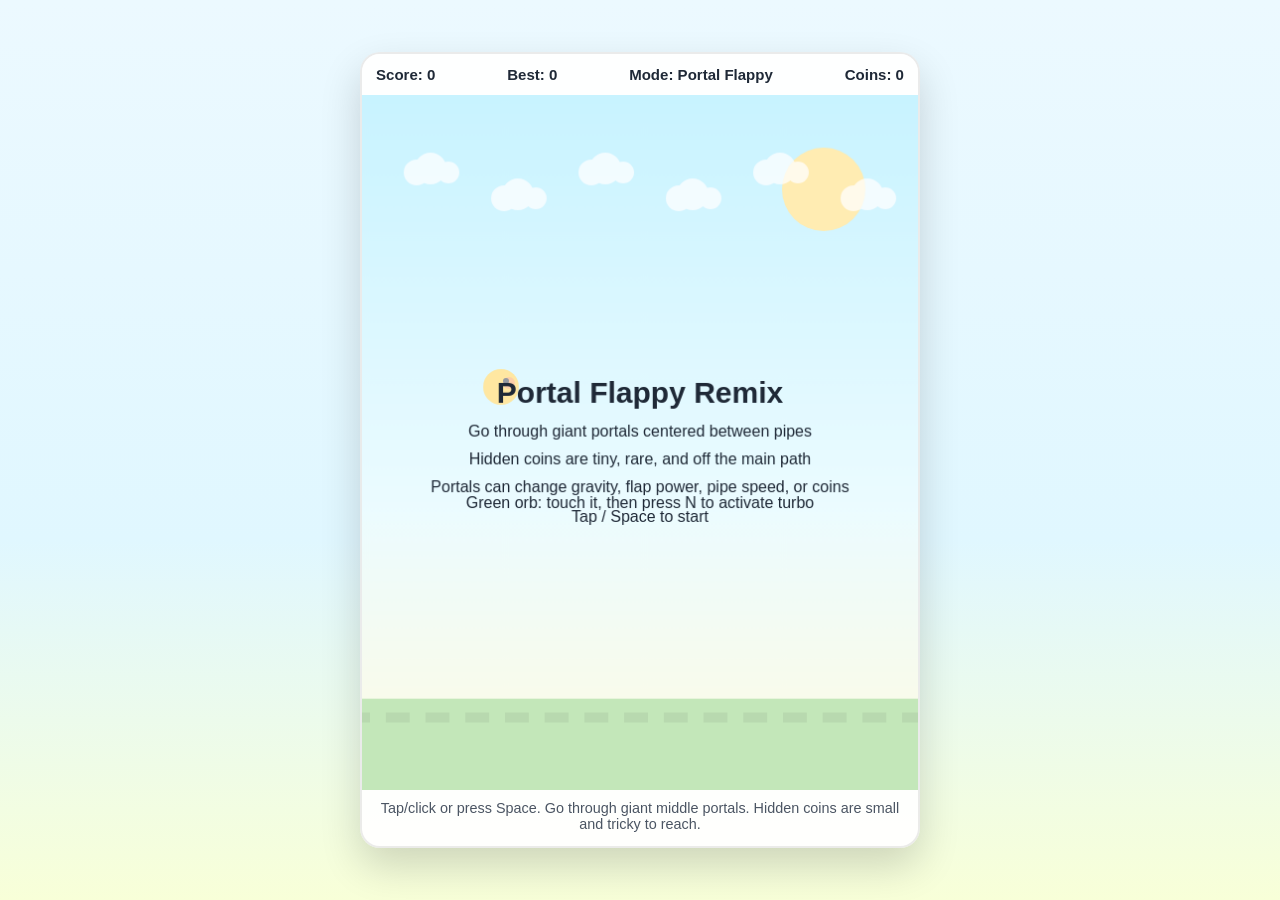
<file: flappy-bird.html>
<!doctype html>
<html lang="en">
<head>
  <meta charset="utf-8" />
  <meta name="viewport" content="width=device-width, initial-scale=1" />
  <title>Portal Flappy Remix</title>
  <style>
    :root {
      --sky-top: #7fd7ff;
      --sky-bottom: #fff7b2;
      --pipe: #4caf50;
      --pipe-dark: #2e7d32;
      --portal: #8b5cf6;
      --portal-alt: #f97316;
      --ground: #76c95f;
      --ground-dark: #5da84a;
      --bird: #ffca28;
      --ink: #1f2937;
    }

    * { box-sizing: border-box; }

    body {
      margin: 0;
      min-height: 100vh;
      display: grid;
      place-items: center;
      font-family: Arial, sans-serif;
      background: linear-gradient(180deg, #ecf9ff 0%, #e0f7ff 60%, #f8ffd8 100%);
      color: var(--ink);
    }

    .shell {
      width: min(95vw, 560px);
      border-radius: 20px;
      overflow: hidden;
      background: rgba(255, 255, 255, 0.93);
      border: 2px solid rgba(0, 0, 0, 0.08);
      box-shadow: 0 18px 40px rgba(0, 0, 0, 0.16);
    }

    .hud {
      display: flex;
      justify-content: space-between;
      align-items: center;
      flex-wrap: wrap;
      gap: 8px;
      padding: 12px 14px;
      font-weight: 700;
      background: rgba(255, 255, 255, 0.7);
      font-size: 0.94rem;
    }

    canvas {
      width: 100%;
      height: auto;
      display: block;
      background: linear-gradient(180deg, var(--sky-top), var(--sky-bottom));
      cursor: pointer;
      touch-action: manipulation;
    }

    .hint {
      padding: 10px 14px 14px;
      font-size: 0.9rem;
      color: #4b5563;
      text-align: center;
    }
  </style>
</head>
<body>
  <div class="shell">
    <div class="hud">
      <div>Score: <span id="score">0</span></div>
      <div>Best: <span id="best">0</span></div>
      <div>Mode: <span id="mode">Portal Flappy</span></div>
      <div>Coins: <span id="coins">0</span></div>
    </div>
    <canvas id="game" width="560" height="700"></canvas>
    <div class="hint">Tap/click or press Space. Go through giant middle portals. Hidden coins are small and tricky to reach.</div>
  </div>

  <script>
    const canvas = document.getElementById('game');
    const ctx = canvas.getContext('2d');
    const scoreEl = document.getElementById('score');
    const bestEl = document.getElementById('best');
    const modeEl = document.getElementById('mode');
    const coinsEl = document.getElementById('coins');

    const W = canvas.width;
    const H = canvas.height;

    const GROUND_H = 92;
    const PIPE_W = 78;
    const PIPE_GAP = 184;
    const PIPE_SPEED = 2.6;
    const BIG_PORTAL_R = 62;
    const BASE_PIPE_TIMER = 95;
    const ORB_BOOST_FRAMES = 260;

    const FLAP_G = 0.4;
    const FLAP_V = -7.2;

    let state = 'ready';
    let score = 0;
    let best = Number(localStorage.getItem('portal-remix-best') || 0);
    let coinCount = 0;
    let deathCount = Number(localStorage.getItem('portal-remix-deaths') || 0);
    let adRequired = false;
    let adVisible = false;
    let adTimer = 0;
    let adCooldown = 0;
    let activeEffect = 'None';
    let effectFrames = 0;
    let gravityMul = 1;
    let flapMul = 1;
    let pipeMul = 1;
    let magnetFrames = 0;
    let failReason = 'Avoid obstacles.';

    let pipeTimer = 0;
    let portalCooldown = 0;
    let pipes = [];
    let portals = [];
    let hiddenCoins = [];
    let greenOrbs = [];
    let orbSpawnTimer = 0;
    let orbPending = false;
    let orbHold = false;
    let orbHoldY = 0;
    let orbActiveFrames = 0;

    const portalKinds = ['lowGravity', 'highGravity', 'boostFlap', 'slowPipes', 'magnet', 'coinRain'];

    const player = {
      x: 140,
      y: H * 0.42,
      vy: 0,
      r: 18,
      rotation: 0
    };

    function resetRun() {
      if (adVisible) return;
      state = 'ready';
      score = 0;
      coinCount = 0;
      failReason = 'Avoid obstacles.';
      activeEffect = 'None';
      effectFrames = 0;
      gravityMul = 1;
      flapMul = 1;
      pipeMul = 1;
      magnetFrames = 0;
      pipeTimer = 0;
      portalCooldown = 0;
      pipes = [];
      portals = [];
      hiddenCoins = [];
      greenOrbs = [];
      orbSpawnTimer = 0;
      orbPending = false;
      orbHold = false;
      orbHoldY = 0;
      orbActiveFrames = 0;
      player.y = H * 0.42;
      player.vy = 0;
      player.rotation = 0;
      updateHud();
    }

    function updateHud() {
      scoreEl.textContent = score;
      bestEl.textContent = best;
      coinsEl.textContent = coinCount;
      const effectText = activeEffect === 'None' ? 'Portal Flappy' : `Portal Flappy • ${activeEffect}`;
      modeEl.textContent = orbPending ? `${effectText} • Orb Ready (Press N)` : effectText;
    }

    function getDifficulty() {
      const tier = Math.floor(score / 8);
      return {
        speedMul: 1 + Math.min(0.95, tier * 0.06),
        spawnInterval: Math.max(60, BASE_PIPE_TIMER - tier * 2),
        gap: Math.max(136, PIPE_GAP - tier * 3)
      };
    }

    function resetEffects() {
      activeEffect = 'None';
      effectFrames = 0;
      gravityMul = 1;
      flapMul = 1;
      pipeMul = 1;
      magnetFrames = 0;
    }

    function setEffect(name, frames, config) {
      activeEffect = name;
      effectFrames = frames;
      gravityMul = config.gravityMul ?? 1;
      flapMul = config.flapMul ?? 1;
      pipeMul = config.pipeMul ?? 1;
      magnetFrames = config.magnetFrames ?? 0;
    }

    function applyPortalKind(kind) {
      score += 10;
      if (kind === 'lowGravity') {
        setEffect('Low Gravity', 300, { gravityMul: 0.55, flapMul: 1.05 });
      } else if (kind === 'highGravity') {
        setEffect('Heavy Gravity', 300, { gravityMul: 1.55, flapMul: 0.9 });
      } else if (kind === 'boostFlap') {
        setEffect('Boost Flap', 300, { gravityMul: 1, flapMul: 1.45 });
      } else if (kind === 'slowPipes') {
        setEffect('Slow Pipes', 300, { gravityMul: 1, flapMul: 1, pipeMul: 0.72 });
      } else if (kind === 'magnet') {
        setEffect('Coin Magnet', 360, { gravityMul: 1, flapMul: 1, pipeMul: 1, magnetFrames: 360 });
      } else if (kind === 'coinRain') {
        activeEffect = 'Coin Rain';
        effectFrames = 180;
        coinCount += 12;
        score += 12;
      }
      best = Math.max(best, score);
      localStorage.setItem('portal-remix-best', String(best));
      updateHud();
    }

    function startGame() {
      if (adVisible) return;
      if (state === 'over') {
        resetRun();
      }
      state = 'playing';
    }

    function startAdBreak() {
      adRequired = false;
      adVisible = true;
      adTimer = 8;
      adCooldown = 0;
      state = 'over';
      failReason = 'Ad break';
      updateHud();
    }

    function finishAdBreak() {
      adVisible = false;
      adTimer = 0;
      resetRun();
    }

    function endGame(reason) {
      if (adVisible) return;
      state = 'over';
      failReason = reason;
      deathCount += 1;
      localStorage.setItem('portal-remix-deaths', String(deathCount));
      best = Math.max(best, score);
      localStorage.setItem('portal-remix-best', String(best));
      updateHud();
      if (deathCount >= 6) {
        deathCount = 0;
        localStorage.setItem('portal-remix-deaths', '0');
        adRequired = true;
        startAdBreak();
        return;
      }
    }

    function tapAction() {
      if (adVisible) {
        if (adTimer <= 0) {
          finishAdBreak();
        }
        return;
      }
      if (state === 'ready') {
        startGame();
      }
      if (state !== 'playing') return;
      if (orbHold) return;

      player.vy = FLAP_V;
    }

    function spawnPipe(gapSize = PIPE_GAP) {
      const minTop = 70;
      const maxTop = H - GROUND_H - gapSize - 70;
      const topH = minTop + Math.random() * (maxTop - minTop);
      const fakeTop = Math.random() < 0.5;
      const fakeSpot = fakeTop
        ? {
            x: W + 20 + (PIPE_W - 48) / 2,
            y: 34 + Math.random() * Math.max(20, topH - 88),
            w: 48,
            h: 56
          }
        : {
            x: W + 20 + (PIPE_W - 48) / 2,
            y: topH + PIPE_GAP + 16 + Math.random() * Math.max(18, H - GROUND_H - (topH + PIPE_GAP) - 88),
            w: 48,
            h: 56
          };

      const newPipe = {
        x: W + 20,
        topH,
        bottomY: topH + gapSize,
        passed: false,
        fakeSpot,
        fakeCoin: {
          x: fakeSpot.x + fakeSpot.w / 2,
          y: fakeSpot.y + fakeSpot.h / 2,
          r: 12,
          value: 12,
          collected: false,
          life: 520
        }
      };
      const prev = pipes[pipes.length - 1];
      pipes.push(newPipe);

      if (prev) {
        spawnBigPortalBetween(prev, newPipe);
        spawnHiddenCoinsBetween(prev, newPipe);
      }
    }

    function spawnGreenOrb() {
      let y = 120 + Math.random() * (H - GROUND_H - 220);
      if (pipes.length > 0) {
        const p = pipes[pipes.length - 1];
        y = p.topH + (p.bottomY - p.topH) / 2 + (Math.random() * 70 - 35);
      }
      greenOrbs.push({
        x: W + 38,
        y,
        r: 14,
        life: 560
      });
    }

    function spawnHiddenCoinsBetween(leftPipe, rightPipe) {
      if (!leftPipe || !rightPipe) return;
      const laneStart = leftPipe.x + PIPE_W;
      const laneEnd = rightPipe.x;
      const centerX = (laneStart + laneEnd) / 2;
      const gapCenter = leftPipe.topH + PIPE_GAP / 2;

      const roll = Math.random();
      if (roll < 0.55) {
        const topSide = Math.random() < 0.5;
        const offsetY = topSide ? -PIPE_GAP * (0.38 + Math.random() * 0.08) : PIPE_GAP * (0.34 + Math.random() * 0.08);
        hiddenCoins.push({
          x: centerX + (Math.random() * 24 - 12),
          y: gapCenter + offsetY,
          r: 7,
          value: 5,
          collected: false,
          alpha: 0.55,
          life: 520
        });
      }

      if (roll > 0.78) {
        hiddenCoins.push({
          x: centerX + (Math.random() * 28 - 14),
          y: leftPipe.topH + 24 + Math.random() * 18,
          r: 10,
          value: 8,
          collected: false,
          alpha: 0.42,
          life: 520
        });
      }
    }

    function spawnBigPortalBetween(leftPipe, rightPipe) {
      const laneStart = leftPipe.x + PIPE_W;
      const laneEnd = rightPipe.x;
      if (laneEnd - laneStart < BIG_PORTAL_R * 1.1) return;

      const leftCenterY = leftPipe.topH + PIPE_GAP / 2;
      const rightCenterY = rightPipe.topH + PIPE_GAP / 2;
      const kind = portalKinds[(Math.random() * portalKinds.length) | 0];

      portals.push({
        x: (laneStart + laneEnd) / 2,
        y: (leftCenterY + rightCenterY) / 2,
        r: BIG_PORTAL_R,
        kind,
        triggered: false,
        required: true,
        life: 520
      });
    }

    function circleRectHit(cx, cy, cr, rx, ry, rw, rh) {
      const nx = Math.max(rx, Math.min(cx, rx + rw));
      const ny = Math.max(ry, Math.min(cy, ry + rh));
      const dx = cx - nx;
      const dy = cy - ny;
      return dx * dx + dy * dy < cr * cr;
    }

    function circleHitsCircle(ax, ay, ar, bx, by, br) {
      const dx = ax - bx;
      const dy = ay - by;
      return dx * dx + dy * dy < (ar + br) * (ar + br);
    }

    function rectContainsCircle(cx, cy, cr, rx, ry, rw, rh) {
      return cx - cr < rx && cx + cr > rx + rw && cy - cr < ry && cy + cr > ry + rh;
    }

    function updatePortalFlappy() {
      const difficulty = getDifficulty();
      const orbSpeedMul = orbActiveFrames > 0 ? 1.85 : 1;
      const currentPipeSpeed = PIPE_SPEED * pipeMul * difficulty.speedMul * orbSpeedMul;

      if (effectFrames > 0) {
        effectFrames -= 1;
        if (effectFrames <= 0) {
          resetEffects();
        }
      }

      if (magnetFrames > 0) {
        magnetFrames -= 1;
      }

      if (orbActiveFrames > 0) {
        orbActiveFrames -= 1;
      }

      pipeTimer += 1;
      if (pipeTimer >= difficulty.spawnInterval) {
        spawnPipe(difficulty.gap);
        pipeTimer = 0;
      }

      orbSpawnTimer += 1;
      if (orbSpawnTimer >= Math.max(140, 300 - Math.floor(score / 3))) {
        spawnGreenOrb();
        orbSpawnTimer = 0;
      }

      if (orbHold) {
        player.vy = 0;
        player.y = orbHoldY;
      } else {
        player.vy += FLAP_G * gravityMul;
        player.y += player.vy;
      }
      player.rotation = Math.max(-0.9, Math.min(1.1, player.vy / (11 * flapMul)));

      pipes.forEach((p) => { p.x -= currentPipeSpeed; });
      portals.forEach((p) => {
        p.x -= currentPipeSpeed;
        p.life -= 1;
      });
      greenOrbs.forEach((o) => {
        o.x -= currentPipeSpeed;
        o.life -= 1;
      });

      for (let i = pipes.length - 1; i >= 0; i -= 1) {
        const p = pipes[i];
        const fakeSpot = p.fakeSpot;
        const inFakeSpot = fakeSpot && circleHitsCircle(player.x, player.y, player.r, fakeSpot.x + fakeSpot.w / 2, fakeSpot.y + fakeSpot.h / 2, Math.max(fakeSpot.w, fakeSpot.h) / 2 - 4);
        const topHit = !inFakeSpot && circleRectHit(player.x, player.y, player.r, p.x, 0, PIPE_W, p.topH);
        const bottomHit = !inFakeSpot && circleRectHit(player.x, player.y, player.r, p.x, p.bottomY, PIPE_W, H - GROUND_H - p.bottomY);
        if (topHit || bottomHit) {
          endGame('Hit a pipe.');
          return;
        }

        if (!p.passed && p.x + PIPE_W < player.x) {
          p.passed = true;
          score += 1;
          updateHud();
        }

        if (p.x + PIPE_W < -30) pipes.splice(i, 1);
      }

      for (let i = portals.length - 1; i >= 0; i -= 1) {
        const p = portals[i];
        const dx = player.x - p.x;
        const dy = player.y - p.y;
        const touching = dx * dx + dy * dy < (player.r + p.r) * (player.r + p.r);

        if (touching && !p.triggered && portalCooldown <= 0) {
          p.triggered = true;
          portalCooldown = 45;
          applyPortalKind(p.kind);
          updateHud();
          return;
        }

        const missedRequired = p.required && !p.triggered && p.x + p.r < player.x;
        if (missedRequired) {
          endGame('You must go through the giant portal.');
          return;
        }
      }

      portals = portals.filter((p) => p.x + p.r > -40 && p.life > 0);
      greenOrbs = greenOrbs.filter((o) => o.life > 0 && o.x + o.r > -20);

      for (let i = greenOrbs.length - 1; i >= 0; i -= 1) {
        const o = greenOrbs[i];
        if (circleHitsCircle(player.x, player.y, player.r, o.x, o.y, o.r)) {
          greenOrbs.splice(i, 1);
          orbPending = true;
          orbHold = true;
          orbHoldY = player.y;
          activeEffect = 'Green Orb Ready';
          updateHud();
        }
      }

      hiddenCoins.forEach((c) => {
        c.x -= currentPipeSpeed;
        c.life -= 1;
        if (magnetFrames > 0) {
          c.x += (player.x - c.x) * 0.04;
          c.y += (player.y - c.y) * 0.04;
        }
      });
      hiddenCoins = hiddenCoins.filter((c) => c.life > 0 && c.x + c.r > -20);

      for (let i = hiddenCoins.length - 1; i >= 0; i -= 1) {
        const c = hiddenCoins[i];
        if (circleHitsCircle(player.x, player.y, player.r, c.x, c.y, c.r)) {
          hiddenCoins.splice(i, 1);
          coinCount += c.value;
          score += c.value;
          best = Math.max(best, score);
          localStorage.setItem('portal-remix-best', String(best));
          updateHud();
        }
      }

      for (let i = pipes.length - 1; i >= 0; i -= 1) {
        const p = pipes[i];
        if (p.fakeCoin && !p.fakeCoin.collected) {
          p.fakeCoin.x -= currentPipeSpeed;
          p.fakeCoin.life -= 1;
          if (magnetFrames > 0) {
            p.fakeCoin.x += (player.x - p.fakeCoin.x) * 0.05;
            p.fakeCoin.y += (player.y - p.fakeCoin.y) * 0.05;
          }
          if (circleHitsCircle(player.x, player.y, player.r, p.fakeCoin.x, p.fakeCoin.y, p.fakeCoin.r)) {
            p.fakeCoin.collected = true;
            coinCount += p.fakeCoin.value;
            score += p.fakeCoin.value;
            best = Math.max(best, score);
            localStorage.setItem('portal-remix-best', String(best));
            updateHud();
          }
          if (p.fakeCoin.life <= 0) {
            p.fakeCoin.collected = true;
          }
        }
      }

      if (player.y - player.r <= 0 || player.y + player.r >= H - GROUND_H) {
        endGame('Crashed into ceiling or ground.');
      }
    }

    function update() {
      if (adVisible) {
        if (adTimer > 0) {
          adTimer -= 1 / 60;
        }
        return;
      }

      if (state !== 'playing') return;

      if (portalCooldown > 0) portalCooldown -= 1;

      updatePortalFlappy();
    }

    function drawSky() {
      const grad = ctx.createLinearGradient(0, 0, 0, H);
      grad.addColorStop(0, '#82e4ff');
      grad.addColorStop(0.6, '#d4f8ff');
      grad.addColorStop(1, '#fff6be');
      ctx.fillStyle = grad;
      ctx.fillRect(0, 0, W, H);

      ctx.fillStyle = '#ffd54f';
      ctx.beginPath();
      ctx.arc(W - 95, 95, 42, 0, Math.PI * 2);
      ctx.fill();

      ctx.fillStyle = 'rgba(255,255,255,0.75)';
      for (let i = 0; i < 6; i += 1) {
        const x = 55 + i * 88;
        const y = 78 + (i % 2) * 26;
        ctx.beginPath();
        ctx.arc(x, y, 13, 0, Math.PI * 2);
        ctx.arc(x + 14, y - 4, 16, 0, Math.PI * 2);
        ctx.arc(x + 32, y, 11, 0, Math.PI * 2);
        ctx.fill();
      }
    }

    function drawGround() {
      ctx.fillStyle = getCss('--ground');
      ctx.fillRect(0, H - GROUND_H, W, GROUND_H);
      ctx.fillStyle = getCss('--ground-dark');
      for (let i = 0; i < 15; i += 1) {
        ctx.fillRect(i * 40 - 16, H - GROUND_H + 14, 24, 10);
      }
    }

    function drawPipes() {
      pipes.forEach((p) => {
        ctx.fillStyle = getCss('--pipe');
        ctx.fillRect(p.x, 0, PIPE_W, p.topH);
        ctx.fillStyle = getCss('--pipe-dark');
        ctx.fillRect(p.x, p.topH - 13, PIPE_W, 13);

        ctx.fillStyle = getCss('--pipe');
        ctx.fillRect(p.x, p.bottomY, PIPE_W, H - GROUND_H - p.bottomY);
        ctx.fillStyle = getCss('--pipe-dark');
        ctx.fillRect(p.x, p.bottomY, PIPE_W, 13);

        if (p.fakeSpot) {
          ctx.save();
          ctx.globalAlpha = 0.9;
          ctx.fillStyle = '#050505';
          ctx.fillRect(p.fakeSpot.x, p.fakeSpot.y, p.fakeSpot.w, p.fakeSpot.h);
          ctx.fillStyle = 'rgba(80,80,80,0.7)';
          ctx.fillRect(p.fakeSpot.x + 4, p.fakeSpot.y + 4, p.fakeSpot.w - 8, p.fakeSpot.h - 8);
          ctx.strokeStyle = '#111';
          ctx.lineWidth = 2;
          ctx.strokeRect(p.fakeSpot.x + 1, p.fakeSpot.y + 1, p.fakeSpot.w - 2, p.fakeSpot.h - 2);
          ctx.restore();
        }
      });
    }

    function drawPortals() {
      portals.forEach((p) => {
        const portalColors = {
          lowGravity: '#8b5cf6',
          highGravity: '#ef4444',
          boostFlap: '#22c55e',
          slowPipes: '#f97316',
          magnet: '#06b6d4',
          coinRain: '#eab308'
        };
        const ring = portalColors[p.kind] || getCss('--portal');
        const pulse = 0.86 + Math.sin((Date.now() / 140) + p.y * 0.02) * 0.16;

        ctx.save();
        ctx.translate(p.x, p.y);
        ctx.strokeStyle = ring;
        ctx.lineWidth = 10;
        ctx.beginPath();
        ctx.arc(0, 0, p.r * pulse, 0, Math.PI * 2);
        ctx.stroke();

        ctx.strokeStyle = 'rgba(255,255,255,0.8)';
        ctx.lineWidth = 3;
        ctx.beginPath();
        ctx.arc(0, 0, p.r * 0.58, 0, Math.PI * 2);
        ctx.stroke();

        ctx.fillStyle = ring;
        if (p.kind === 'lowGravity') {
          ctx.fillRect(-10, -4, 20, 8);
        } else if (p.kind === 'highGravity') {
          ctx.beginPath();
          ctx.arc(0, 0, 8, 0, Math.PI * 2);
          ctx.fill();
        } else if (p.kind === 'boostFlap') {
          ctx.fillRect(-4, -10, 8, 20);
        } else if (p.kind === 'slowPipes') {
          ctx.fillRect(-10, -10, 20, 20);
        } else if (p.kind === 'magnet') {
          ctx.beginPath();
          ctx.arc(0, 0, 8, 0, Math.PI * 2);
          ctx.fill();
        } else {
          ctx.fillRect(-8, -8, 16, 16);
        }
        ctx.restore();
      });
    }

    function drawGreenOrbs() {
      greenOrbs.forEach((o) => {
        ctx.save();
        ctx.fillStyle = '#22c55e';
        ctx.beginPath();
        ctx.arc(o.x, o.y, o.r, 0, Math.PI * 2);
        ctx.fill();
        ctx.strokeStyle = '#bbf7d0';
        ctx.lineWidth = 3;
        ctx.stroke();
        ctx.restore();
      });
    }

    function drawHiddenCoins() {
      hiddenCoins.forEach((c) => {
        ctx.save();
        ctx.globalAlpha = c.alpha;
        ctx.fillStyle = '#fbbf24';
        ctx.beginPath();
        ctx.arc(c.x, c.y, c.r, 0, Math.PI * 2);
        ctx.fill();
        ctx.strokeStyle = '#fff7cc';
        ctx.lineWidth = 2;
        ctx.stroke();
        ctx.restore();
      });

      pipes.forEach((p) => {
        if (p.fakeCoin && !p.fakeCoin.collected) {
          ctx.save();
          ctx.fillStyle = '#ffd54f';
          ctx.beginPath();
          ctx.arc(p.fakeCoin.x, p.fakeCoin.y, p.fakeCoin.r, 0, Math.PI * 2);
          ctx.fill();
          ctx.strokeStyle = '#fff9cc';
          ctx.lineWidth = 3;
          ctx.stroke();
          ctx.restore();
        }
      });
    }

    function drawBirdOrSquare() {
      ctx.save();
      ctx.translate(player.x, player.y);
      ctx.rotate(player.rotation * 0.65);
      ctx.fillStyle = getCss('--bird');
      ctx.beginPath();
      ctx.arc(0, 0, player.r, 0, Math.PI * 2);
      ctx.fill();
      ctx.fillStyle = '#fb923c';
      ctx.beginPath();
      ctx.arc(8, -4, 6, 0, Math.PI * 2);
      ctx.fill();
      ctx.fillStyle = '#111827';
      ctx.beginPath();
      ctx.arc(5, -6, 3, 0, Math.PI * 2);
      ctx.fill();
      ctx.restore();
    }

    function drawOverlays() {
      if (adVisible) {
        ctx.fillStyle = 'rgba(0,0,0,0.78)';
        ctx.fillRect(0, 0, W, H);
        ctx.textAlign = 'center';
        ctx.fillStyle = '#fff';
        ctx.font = 'bold 34px Arial';
        ctx.fillText('Ad Break', W / 2, H / 2 - 46);
        ctx.font = '18px Arial';
        ctx.fillText('Watch this short ad to continue', W / 2, H / 2 - 12);
        ctx.fillText(`Continue in ${Math.max(0, Math.ceil(adTimer))}s`, W / 2, H / 2 + 18);
        ctx.fillText(adTimer <= 0 ? 'Tap to close ad' : 'Please wait', W / 2, H / 2 + 48);
        ctx.textAlign = 'left';
        return;
      }

      if (state === 'ready') {
        ctx.fillStyle = 'rgba(255,255,255,0.56)';
        ctx.fillRect(0, 0, W, H);
        ctx.textAlign = 'center';
        ctx.fillStyle = '#1f2937';
        ctx.font = 'bold 30px Arial';
        ctx.fillText('Portal Flappy Remix', W / 2, H / 2 - 40);
        ctx.font = '16px Arial';
        ctx.fillText('Go through giant portals centered between pipes', W / 2, H / 2 - 6);
        ctx.fillText('Hidden coins are tiny, rare, and off the main path', W / 2, H / 2 + 22);
        ctx.fillText('Portals can change gravity, flap power, pipe speed, or coins', W / 2, H / 2 + 50);
        ctx.fillText('Green orb: touch it, then press N to activate turbo', W / 2, H / 2 + 66);
        ctx.fillText('Tap / Space to start', W / 2, H / 2 + 80);
        ctx.textAlign = 'left';
      }

      if (state === 'over') {
        ctx.fillStyle = 'rgba(0,0,0,0.35)';
        ctx.fillRect(0, 0, W, H);
        ctx.textAlign = 'center';
        ctx.fillStyle = '#fff';
        ctx.font = 'bold 34px Arial';
        ctx.fillText('Game Over', W / 2, H / 2 - 20);
        ctx.font = '18px Arial';
        ctx.fillText(`Score: ${score}`, W / 2, H / 2 + 10);
        ctx.fillText(`Deaths: ${deathCount}/6`, W / 2, H / 2 + 28);
        ctx.fillText(failReason, W / 2, H / 2 + 40);
        ctx.fillText('Tap / Space to restart', W / 2, H / 2 + 70);
        ctx.textAlign = 'left';
      }
    }

    function getCss(name) {
      return getComputedStyle(document.documentElement).getPropertyValue(name).trim();
    }

    function draw() {
      drawSky();
      drawPipes();
      drawPortals();
      drawGreenOrbs();
      drawHiddenCoins();
      drawBirdOrSquare();
      drawGround();
      drawOverlays();
    }

    function loop() {
      update();
      draw();
      requestAnimationFrame(loop);
    }

    window.addEventListener('keydown', (e) => {
      if (e.code === 'Space' || e.code === 'ArrowUp') {
        e.preventDefault();
        if (adVisible) {
          if (adTimer <= 0) finishAdBreak();
          return;
        }
        if (state === 'over') {
          if (adRequired) {
            startAdBreak();
            return;
          }
          resetRun();
          startGame();
        } else {
          tapAction();
        }
      }

      if (e.key === 'n' || e.key === 'N') {
        if (state === 'playing' && orbPending) {
          orbPending = false;
          orbHold = false;
          orbActiveFrames = ORB_BOOST_FRAMES;
          activeEffect = 'Orb Turbo';
          effectFrames = Math.max(effectFrames, ORB_BOOST_FRAMES);
          updateHud();
        }
      }
    });

    canvas.addEventListener('pointerdown', () => {
      if (adVisible) {
        if (adTimer <= 0) finishAdBreak();
        return;
      }
      if (state === 'over') {
        if (adRequired) {
          startAdBreak();
          return;
        }
        resetRun();
        startGame();
      } else {
        tapAction();
      }
    });

    resetRun();
    loop();
  </script>
  <script src="admin-panel.js"></script>
</body>
</html>
</file>
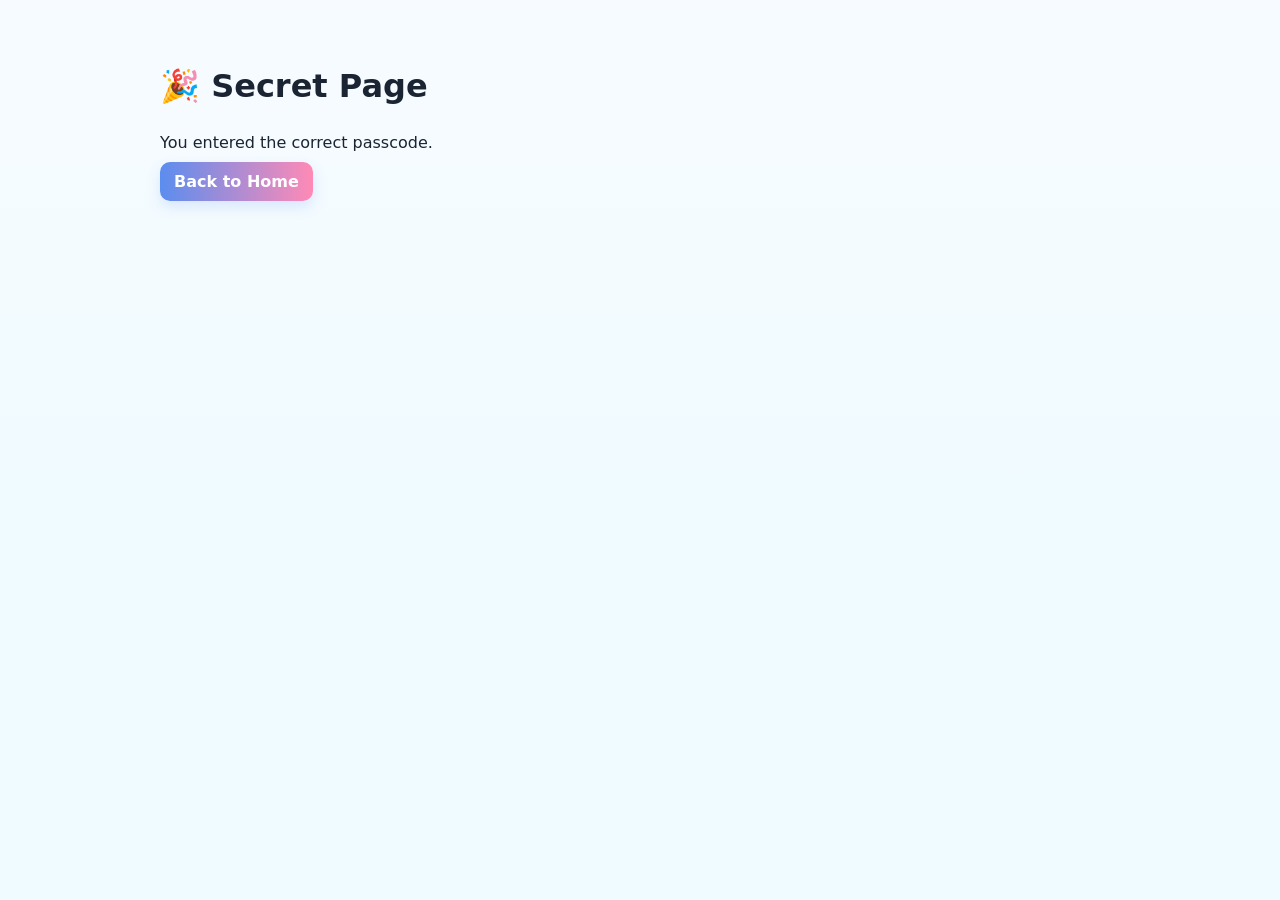
<file: secret.html>
<!doctype html>
<html lang="en">
<head>
  <meta charset="utf-8">
  <meta name="viewport" content="width=device-width,initial-scale=1">
  <title>Secret Page</title>
  <link rel="stylesheet" href="style.css">
</head>
<body>
  <main class="section">
    <div class="container">
      <h1>🎉 Secret Page</h1>
      <p>You entered the correct passcode.</p>
      <a class="btn" href="index.html">Back to Home</a>
    </div>
  </main>
  <script src="admin-panel.js"></script>
</body>
</html>
</file>
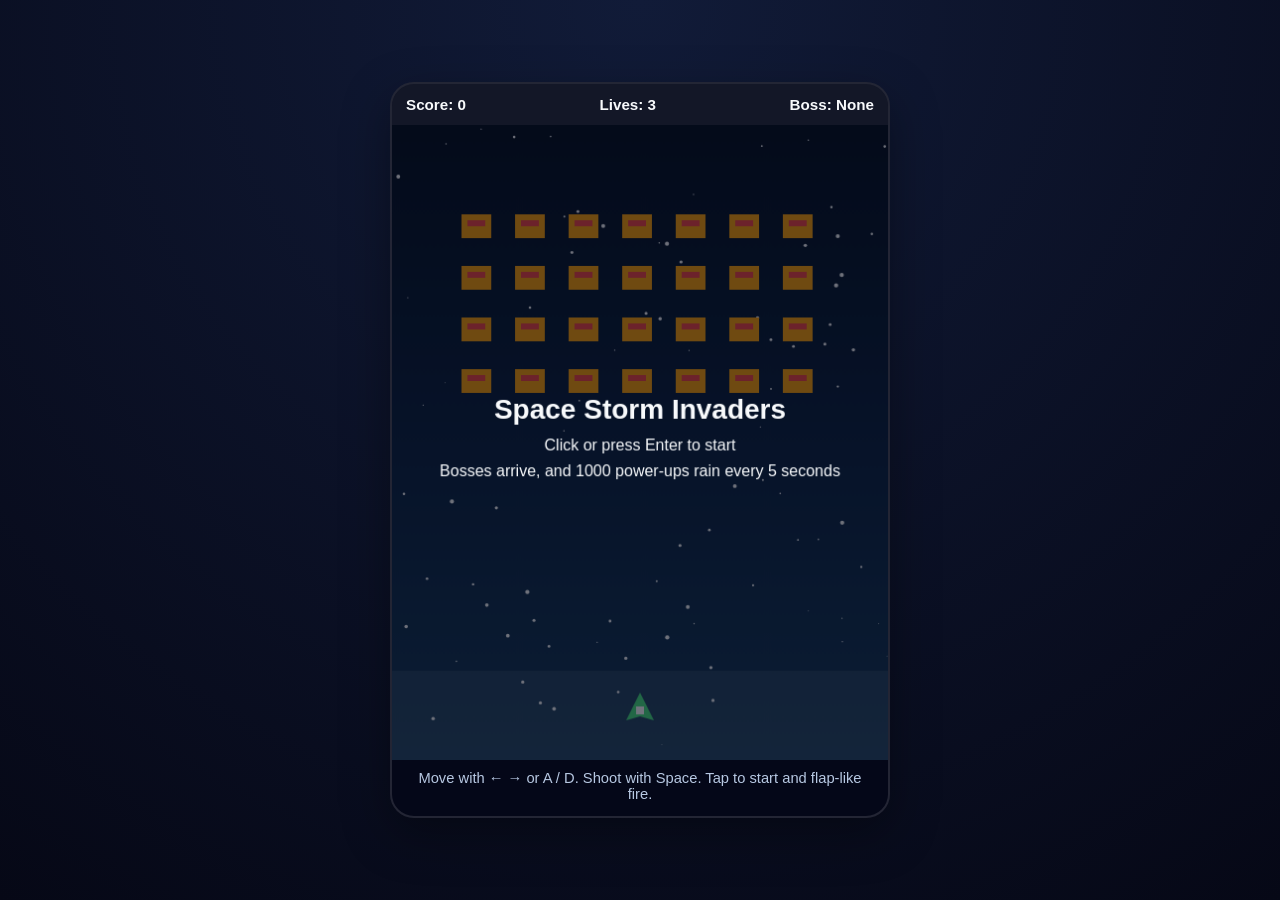
<file: space-storm-invaders.html>
<!doctype html>
<html lang="en">
<head>
  <meta charset="utf-8" />
  <meta name="viewport" content="width=device-width, initial-scale=1" />
  <title>Space Storm Invaders</title>
  <style>
    * { box-sizing: border-box; }
    body {
      margin: 0;
      min-height: 100vh;
      display: grid;
      place-items: center;
      font-family: Arial, sans-serif;
      background: radial-gradient(circle at top, #111b38 0%, #060816 100%);
      color: #f8fafc;
    }
    .wrap {
      width: min(94vw, 500px);
      border-radius: 24px;
      overflow: hidden;
      box-shadow: 0 16px 48px rgba(0,0,0,0.35);
      border: 2px solid rgba(255,255,255,0.12);
      background: rgba(5, 8, 25, 0.95);
    }
    .hud {
      display: flex;
      justify-content: space-between;
      padding: 12px 14px;
      font-weight: 700;
      background: rgba(255,255,255,0.06);
      font-size: 0.95rem;
    }
    canvas {
      display: block;
      width: 100%;
      height: auto;
      cursor: pointer;
      touch-action: manipulation;
      background: linear-gradient(180deg, #07111f 0%, #0f2842 100%);
    }
    .hint {
      padding: 10px 14px 14px;
      text-align: center;
      color: #b7c8e2;
      font-size: 0.92rem;
    }
  </style>
</head>
<body>
  <div class="wrap">
    <div class="hud">
      <div>Score: <span id="score">0</span></div>
      <div>Lives: <span id="lives">3</span></div>
      <div>Boss: <span id="bossText">None</span></div>
    </div>
    <canvas id="game" width="500" height="640"></canvas>
    <div class="hint">Move with ← → or A / D. Shoot with Space. Tap to start and flap-like fire.</div>
  </div>

  <script>
    const canvas = document.getElementById('game');
    const ctx = canvas.getContext('2d');
    const scoreEl = document.getElementById('score');
    const livesEl = document.getElementById('lives');
    const bossEl = document.getElementById('bossText');

    const W = canvas.width;
    const H = canvas.height;
    const keys = {};

    let player;
    let bullets = [];
    let enemyBullets = [];
    let enemies = [];
    let powerUps = [];
    let bosses = [];
    let stars = [];
    let score = 0;
    let lives = 3;
    let gameState = 'ready';
    let enemyDir = 1;
    let frame = 0;
    let bossTimer = 0;
    let stormTimer = 0;

    function rand(min, max) {
      return Math.random() * (max - min) + min;
    }

    function resetStars() {
      stars = [];
      for (let i = 0; i < 90; i += 1) {
        stars.push({
          x: Math.random() * W,
          y: Math.random() * H,
          r: Math.random() * 1.8 + 0.4,
          speed: Math.random() * 0.6 + 0.2
        });
      }
    }

    function resetGame() {
      player = {
        x: W / 2,
        y: H - 50,
        w: 28,
        h: 24,
        speed: 5,
        cooldown: 0,
        power: 'none',
        powerTimer: 0,
        shieldTimer: 0
      };
      bullets = [];
      enemyBullets = [];
      enemies = [];
      powerUps = [];
      bosses = [];
      score = 0;
      lives = 3;
      enemyDir = 1;
      frame = 0;
      bossTimer = 0;
      stormTimer = 0;
      gameState = 'ready';
      buildEnemies();
      updateHud();
    }

    function updateHud() {
      scoreEl.textContent = score;
      livesEl.textContent = lives;
      bossEl.textContent = bosses.length ? 'Active' : 'None';
    }

    function buildEnemies() {
      enemies = [];
      const rows = 4;
      const cols = 7;
      const startX = 70;
      const startY = 90;
      const gapX = 54;
      const gapY = 52;
      for (let r = 0; r < rows; r += 1) {
        for (let c = 0; c < cols; c += 1) {
          enemies.push({
            x: startX + c * gapX,
            y: startY + r * gapY,
            w: 30,
            h: 24,
            alive: true
          });
        }
      }
    }

    function startGame() {
      if (gameState === 'over') {
        resetGame();
      }
      gameState = 'playing';
    }

    function shoot() {
      if (gameState !== 'playing') return;
      if (player.cooldown > 0) return;

      const patterns = player.power === 'spread'
        ? [[-0.35, -10], [0, -10], [0.35, -10]]
        : [[0, -10]];

      patterns.forEach(([dx, dy]) => {
        bullets.push({ x: player.x, y: player.y - 12, vx: dx * 6.6, vy: dy, r: 3.4 });
      });

      player.cooldown = player.power === 'rapid' ? 8 : 12;
    }

    function spawnBoss() {
      bosses.push({ x: W / 2 - 70, y: 48, w: 140, h: 44, hp: 80 + Math.floor(score / 10), shootCooldown: 40, dir: 1 });
    }

    function spawnPowerStorm() {
      for (let i = 0; i < 1000; i += 1) {
        const types = ['shield', 'rapid', 'spread'];
        powerUps.push({
          x: Math.random() * W,
          y: -20 - Math.random() * 80,
          vy: 1.8 + Math.random() * 2.2,
          vx: (Math.random() - 0.5) * 1.2,
          r: 8 + Math.random() * 3,
          type: types[Math.floor(Math.random() * types.length)]
        });
      }
    }

    function applyPower(type) {
      if (type === 'shield') {
        player.shieldTimer = 360;
      } else {
        player.power = type;
        player.powerTimer = 420;
      }
    }

    function update() {
      if (gameState !== 'playing') return;

      frame += 1;
      stormTimer += 1;
      bossTimer += 1;

      if (stormTimer > 300) {
        spawnPowerStorm();
        stormTimer = 0;
      }

      if (bossTimer > 1800 && bosses.length === 0) {
        spawnBoss();
        bossTimer = 0;
      }

      if (keys.ArrowLeft || keys.a) player.x -= player.speed;
      if (keys.ArrowRight || keys.d) player.x += player.speed;
      player.x = Math.max(20, Math.min(W - 20, player.x));

      if (player.cooldown > 0) player.cooldown -= 1;
      if (player.powerTimer > 0) {
        player.powerTimer -= 1;
        if (player.powerTimer <= 0) player.power = 'none';
      }
      if (player.shieldTimer > 0) {
        player.shieldTimer -= 1;
      }

      if (keys.Space) shoot();

      bullets.forEach((b) => {
        b.x += b.vx;
        b.y += b.vy;
      });
      bullets = bullets.filter((b) => b.y > -30 && b.x > -30 && b.x < W + 30);

      if (frame % 2 === 0) {
        enemies.forEach((e) => {
          e.x += enemyDir * 1.6;
        });
        let hitBoundary = enemies.some((e) => e.x < 20 || e.x + e.w > W - 20);
        if (hitBoundary) {
          enemyDir *= -1;
          enemies.forEach((e) => {
            e.y += 18;
          });
        }
      }

      if (enemies.length && enemies.some((e) => e.y + e.h > H - 100)) {
        lives = 0;
        gameState = 'over';
      }

      if (Math.random() < 0.016 && enemies.length) {
        const shooter = enemies[Math.floor(Math.random() * enemies.length)];
        enemyBullets.push({ x: shooter.x + shooter.w / 2, y: shooter.y + shooter.h, vy: 3 + Math.random() * 1.2, r: 4 });
      }

      enemyBullets.forEach((b) => {
        b.y += b.vy;
      });
      enemyBullets = enemyBullets.filter((b) => b.y < H + 20);

      bosses.forEach((boss) => {
        boss.x += boss.dir * 1.3;
        if (boss.x < 30 || boss.x + boss.w > W - 30) boss.dir *= -1;
        boss.shootCooldown -= 1;
        if (boss.shootCooldown <= 0) {
          enemyBullets.push({ x: boss.x + 50, y: boss.y + 40, vy: 4.2, r: 6 });
          enemyBullets.push({ x: boss.x + 90, y: boss.y + 40, vy: 4.2, r: 6 });
          boss.shootCooldown = 46;
        }
      });

      powerUps.forEach((p) => {
        p.x += p.vx;
        p.y += p.vy;
        p.vy += 0.008;
      });
      powerUps = powerUps.filter((p) => p.y < H + 30 && p.x > -30 && p.x < W + 30);

      for (let i = bullets.length - 1; i >= 0; i -= 1) {
        const b = bullets[i];
        for (let j = enemies.length - 1; j >= 0; j -= 1) {
          const e = enemies[j];
          if (b.x > e.x && b.x < e.x + e.w && b.y > e.y && b.y < e.y + e.h) {
            bullets.splice(i, 1);
            enemies.splice(j, 1);
            score += 5;
            if (Math.random() < 0.22) {
              powerUps.push({ x: e.x + e.w / 2, y: e.y, vy: 1.2 + Math.random() * 1.4, vx: (Math.random() - 0.5) * 1.6, r: 8, type: ['shield', 'rapid', 'spread'][Math.floor(Math.random() * 3)] });
            }
            updateHud();
            break;
          }
        }
        if (i < bullets.length) {
          continue;
        }
        for (let j = bosses.length - 1; j >= 0; j -= 1) {
          const boss = bosses[j];
          if (b.x > boss.x && b.x < boss.x + boss.w && b.y > boss.y && b.y < boss.y + boss.h) {
            boss.hp -= 1;
            bullets.splice(i, 1);
            score += 2;
            updateHud();
            if (boss.hp <= 0) {
              bosses.splice(j, 1);
              score += 50;
              updateHud();
            }
            break;
          }
        }
      }

      for (let i = enemyBullets.length - 1; i >= 0; i -= 1) {
        const b = enemyBullets[i];
        if (b.x > player.x - 16 && b.x < player.x + 16 && b.y > player.y - 18 && b.y < player.y + 18) {
          enemyBullets.splice(i, 1);
          if (player.shieldTimer > 0) {
            player.shieldTimer = 0;
          } else {
            lives -= 1;
            updateHud();
          }
          if (lives <= 0) {
            gameState = 'over';
          }
        }
      }

      for (let i = powerUps.length - 1; i >= 0; i -= 1) {
        const p = powerUps[i];
        if (p.x > player.x - 20 && p.x < player.x + 20 && p.y > player.y - 20 && p.y < player.y + 20) {
          applyPower(p.type);
          powerUps.splice(i, 1);
        }
      }

      stars.forEach((s) => {
        s.y += s.speed;
        if (s.y > H) {
          s.y = -2;
          s.x = Math.random() * W;
        }
      });
    }

    function drawBackground() {
      const sky = ctx.createLinearGradient(0, 0, 0, H);
      sky.addColorStop(0, '#06111f');
      sky.addColorStop(0.5, '#0d2340');
      sky.addColorStop(1, '#163b5a');
      ctx.fillStyle = sky;
      ctx.fillRect(0, 0, W, H);

      stars.forEach((s) => {
        ctx.beginPath();
        ctx.arc(s.x, s.y, s.r, 0, Math.PI * 2);
        ctx.fillStyle = 'rgba(255,255,255,0.95)';
        ctx.fill();
      });

      ctx.fillStyle = 'rgba(255,255,255,0.08)';
      ctx.fillRect(0, H - 90, W, 90);
    }

    function drawPlayer() {
      ctx.save();
      ctx.translate(player.x, player.y);
      ctx.fillStyle = '#4ade80';
      ctx.beginPath();
      ctx.moveTo(0, -18);
      ctx.lineTo(14, 10);
      ctx.lineTo(0, 6);
      ctx.lineTo(-14, 10);
      ctx.closePath();
      ctx.fill();
      ctx.fillStyle = '#f8fafc';
      ctx.fillRect(-4, -4, 8, 8);
      if (player.shieldTimer > 0) {
        ctx.strokeStyle = '#38bdf8';
        ctx.lineWidth = 3;
        ctx.beginPath();
        ctx.arc(0, 0, 24, 0, Math.PI * 2);
        ctx.stroke();
      }
      ctx.restore();
    }

    function drawBullets() {
      ctx.fillStyle = '#f8fafc';
      bullets.forEach((b) => {
        ctx.beginPath();
        ctx.arc(b.x, b.y, b.r, 0, Math.PI * 2);
        ctx.fill();
      });
      ctx.fillStyle = '#fb7185';
      enemyBullets.forEach((b) => {
        ctx.beginPath();
        ctx.arc(b.x, b.y, b.r, 0, Math.PI * 2);
        ctx.fill();
      });
    }

    function drawEnemies() {
      enemies.forEach((e) => {
        ctx.fillStyle = '#f59e0b';
        ctx.fillRect(e.x, e.y, e.w, e.h);
        ctx.fillStyle = '#ef4444';
        ctx.fillRect(e.x + 6, e.y + 6, e.w - 12, 6);
      });
    }

    function drawBosses() {
      bosses.forEach((boss) => {
        ctx.fillStyle = '#8b5cf6';
        ctx.fillRect(boss.x, boss.y, boss.w, boss.h);
        ctx.fillStyle = '#f43f5e';
        ctx.fillRect(boss.x + 20, boss.y + 12, boss.w - 40, 10);
        ctx.fillText(`HP ${boss.hp}`, boss.x + 26, boss.y + 30);
      });
    }

    function drawPowerUps() {
      powerUps.forEach((p) => {
        let color = '#34d399';
        if (p.type === 'rapid') color = '#fb923c';
        if (p.type === 'spread') color = '#f472b6';
        if (p.type === 'shield') color = '#38bdf8';
        ctx.fillStyle = color;
        ctx.beginPath();
        ctx.arc(p.x, p.y, p.r, 0, Math.PI * 2);
        ctx.fill();
      });
    }

    function drawOverlay() {
      if (gameState === 'ready') {
        ctx.fillStyle = 'rgba(2,6,23,0.55)';
        ctx.fillRect(0, 0, W, H);
        ctx.fillStyle = '#f8fafc';
        ctx.font = 'bold 28px Arial';
        ctx.textAlign = 'center';
        ctx.fillText('Space Storm Invaders', W / 2, H / 2 - 24);
        ctx.font = '16px Arial';
        ctx.fillText('Click or press Enter to start', W / 2, H / 2 + 8);
        ctx.fillText('Bosses arrive, and 1000 power-ups rain every 5 seconds', W / 2, H / 2 + 34);
        ctx.textAlign = 'left';
      }
      if (gameState === 'over') {
        ctx.fillStyle = 'rgba(2,6,23,0.62)';
        ctx.fillRect(0, 0, W, H);
        ctx.fillStyle = '#fff';
        ctx.font = 'bold 28px Arial';
        ctx.textAlign = 'center';
        ctx.fillText('Mission Failed', W / 2, H / 2 - 20);
        ctx.font = '16px Arial';
        ctx.fillText(`Score: ${score}`, W / 2, H / 2 + 8);
        ctx.fillText('Press Enter or tap to retry', W / 2, H / 2 + 36);
        ctx.textAlign = 'left';
      }
    }

    function draw() {
      drawBackground();
      drawPowerUps();
      drawEnemies();
      drawBosses();
      drawBullets();
      drawPlayer();
      drawOverlay();
    }

    function loop() {
      update();
      draw();
      requestAnimationFrame(loop);
    }

    canvas.addEventListener('pointerdown', () => {
      if (gameState === 'ready' || gameState === 'over') {
        startGame();
      } else {
        shoot();
      }
    });

    window.addEventListener('keydown', (e) => {
      keys[e.key] = true;
      if (e.code === 'Space') {
        e.preventDefault();
        shoot();
      }
      if (e.code === 'Enter') {
        e.preventDefault();
        if (gameState === 'ready' || gameState === 'over') {
          startGame();
        }
      }
    });

    window.addEventListener('keyup', (e) => {
      keys[e.key] = false;
    });

    resetStars();
    resetGame();
    loop();
  </script>
  <script src="admin-panel.js"></script>
</body>
</html>
</file>
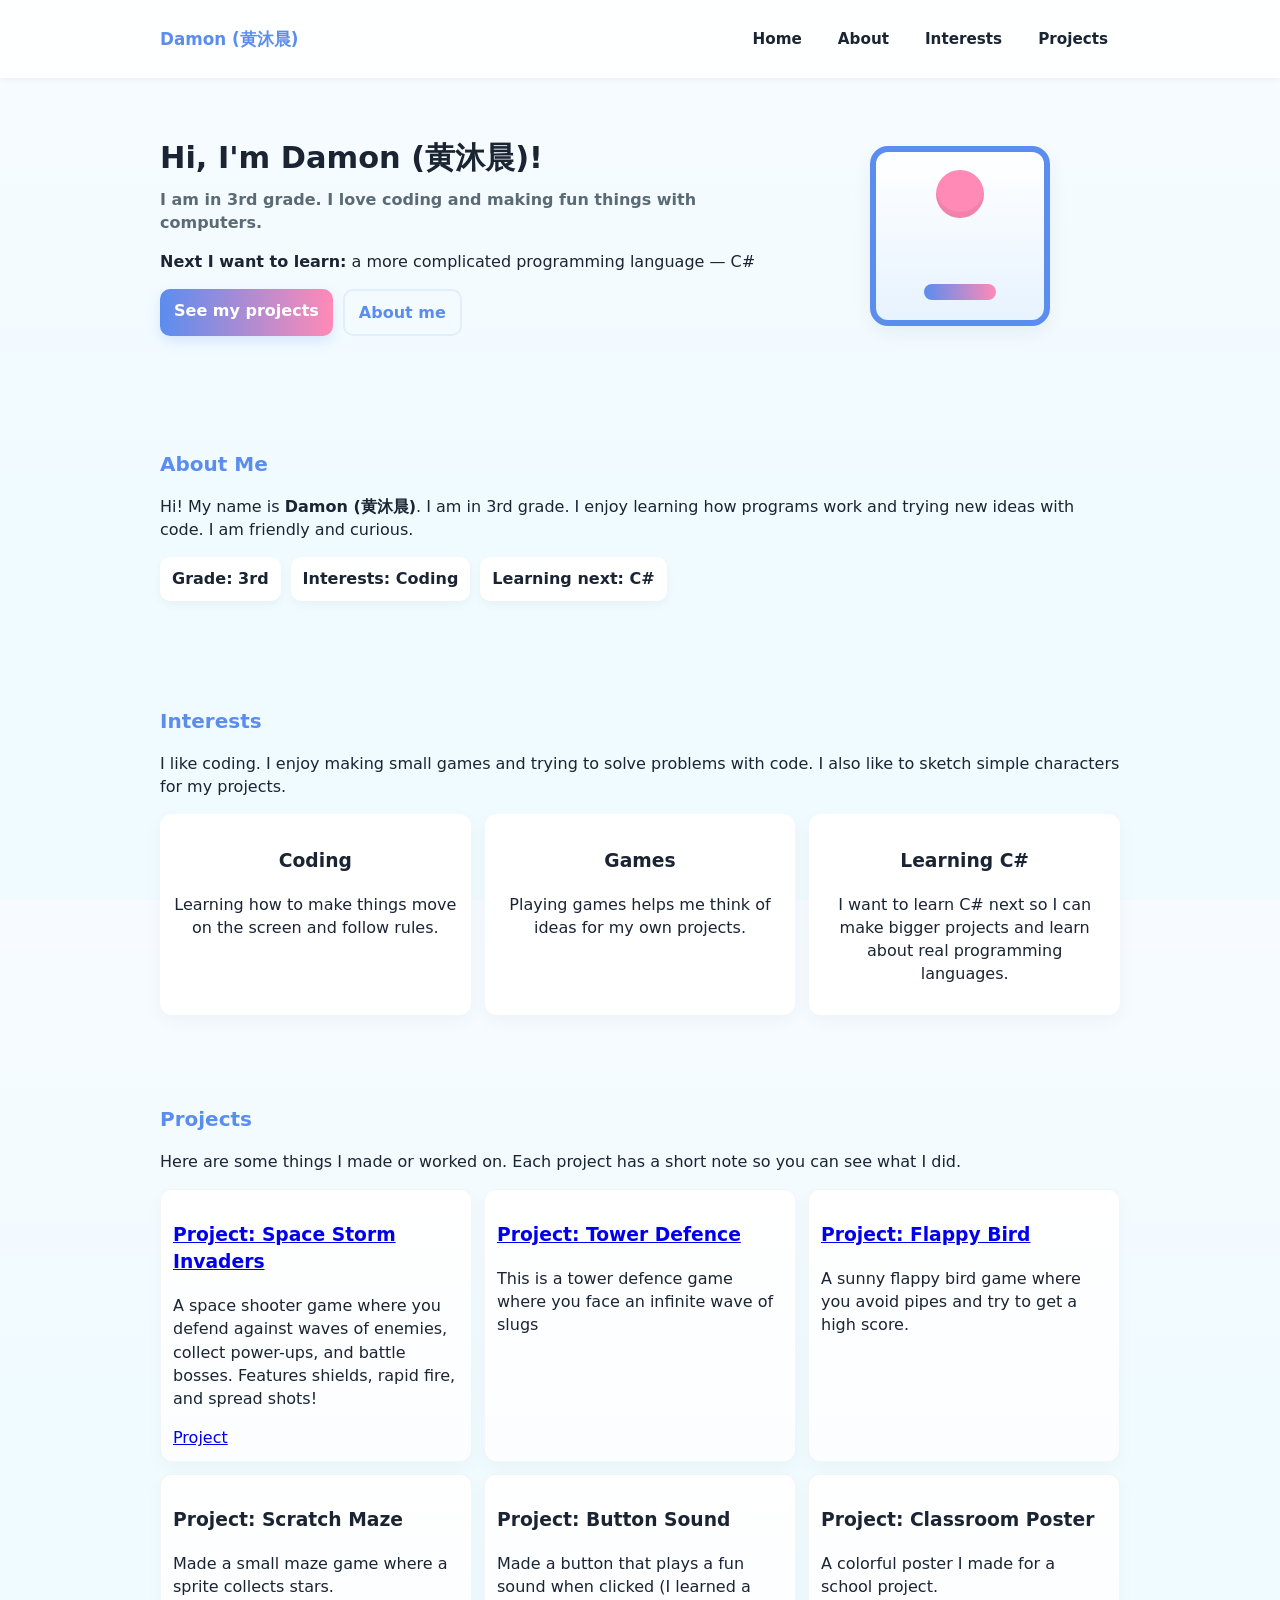
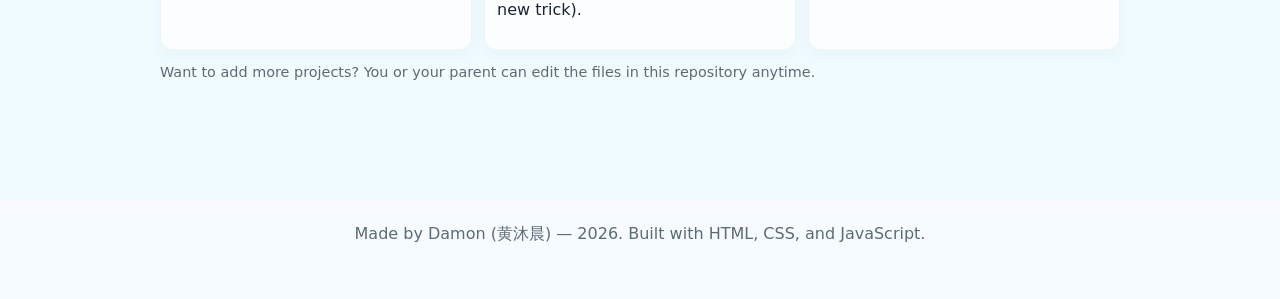
<file: ss.html>
<!doctype html
<html lang="en">
<head>
  <meta charset="utf-8">
  <meta name="viewport" content="width=device-width,initial-scale=1">
  <title>Damon (黄沐晨) — Personal Site</title>
  <link rel="stylesheet" href="style.css">
</head>
<body>
  <!-- Header / Navigation -->
  <header class="site-header">
    <div class="container header-inner">
      <div class="brand">Damon (黄沐晨)</div>
      <button id="nav-toggle" class="nav-toggle" aria-label="Open navigation">☰</button>
      <nav id="nav" class="nav">
        <a href="#home">Home</a>
        <a href="#about">About</a>
        <a href="#interests">Interests</a>
        <a href="#projects">Projects</a>
      </nav>
    </div>
  </header>

  <!-- Hero / Home -->
  <main>
    <section id="home" class="hero">
      <div class="container hero-inner">
        <div class="intro">
          <h1>Hi, I'm Damon (黄沐晨)!</h1>
          <p class="lead">I am in 3rd grade. I love coding and making fun things with computers.</p>
          <p><strong>Next I want to learn:</strong> a more complicated programming language — C#</p>
          <div class="hero-actions">
            <a href="#projects" class="btn">See my projects</a>
            <a href="#about" class="btn btn-ghost">About me</a>
          </div>
        </div>
        <div class="hero-image" aria-hidden="true">
          <!-- Simple colorful graphic made with CSS shapes -->
          <div class="robot"></div>
        </div>
      </div>
    </section>

    <!-- About Me -->
    <section id="about" class="section about">
      <div class="container">
        <h2>About Me</h2>
        <p>Hi! My name is <strong>Damon (黄沐晨)</strong>. I am in 3rd grade. I enjoy learning how programs work and trying new ideas with code. I am friendly and curious.</p>
        <!-- Short facts list -->
        <ul class="facts">
          <li><strong>Grade:</strong> 3rd</li>
          <li><strong>Interests:</strong> Coding</li>
          <li><strong>Learning next:</strong> C#</li>
        </ul>
      </div>
    </section>

    <!-- Interests -->
    <section id="interests" class="section interests">
      <div class="container">
        <h2>Interests</h2>
        <p>I like coding. I enjoy making small games and trying to solve problems with code. I also like to sketch simple characters for my projects.</p>
        <div class="cards">
          <article class="card">
            <h3>Coding</h3>
            <p>Learning how to make things move on the screen and follow rules.</p>
          </article>
          <article class="card">
            <h3>Games</h3>
            <p>Playing games helps me think of ideas for my own projects.</p>
          </article>
          <article class="card">
            <h3>Learning C#</h3>
            <p>I want to learn C# next so I can make bigger projects and learn about real programming languages.</p>
          </article>
        </div>
      </div>
    </section>

    <!-- Projects -->
    <section id="projects" class="section projects">
      <div class="container">
        <h2>Projects</h2>
        <p>Here are some things I made or worked on. Each project has a short note so you can see what I did.</p>

        <div class="project-grid">
          <!-- Project cards. Replace or add your own projects here. -->
          <article class="project">
            <h3><a href="space-storm-invaders.html" target="_blank">Project: Space Storm Invaders</a></h3>
            <p>A space shooter game where you defend against waves of enemies, collect power-ups, and battle bosses. Features shields, rapid fire, and spread shots!</p>
            <a href="./flappy-bird.html">Project</a>
          </article>

          <article class="project">
            <h3><a href="tower-defence.html" target="_blank">Project: Tower Defence</a></h3>
            <p>This is a tower defence game where you face an infinite wave of slugs</p>
          </article>

          <article class="project">
            <h3><a href="flappy-bird.html" target="_blank">Project: Flappy Bird</a></h3>
            <p>A sunny flappy bird game where you avoid pipes and try to get a high score.</p>
          </article>

          <article class="project">
            <h3>Project: Scratch Maze</h3>
            <p>Made a small maze game where a sprite collects stars.</p>
          </article>

          <article class="project">
            <h3>Project: Button Sound</h3>
            <p>Made a button that plays a fun sound when clicked (I learned a new trick).</p>
          </article>

          <article class="project">
            <h3>Project: Classroom Poster</h3>
            <p>A colorful poster I made for a school project.</p>
          </article>
        </div>

        <p class="small">Want to add more projects? You or your parent can edit the files in this repository anytime.</p>
      </div>
    </section>
  </main>

  <!-- Footer -->
  <footer class="site-footer">
    <div class="container footer-inner">
      <p>Made by Damon (黄沐晨) — 2026. Built with HTML, CSS, and JavaScript.</p>
    </div>
  </footer>

  <script src="script.js"></script>
</body>
</html>
</file>
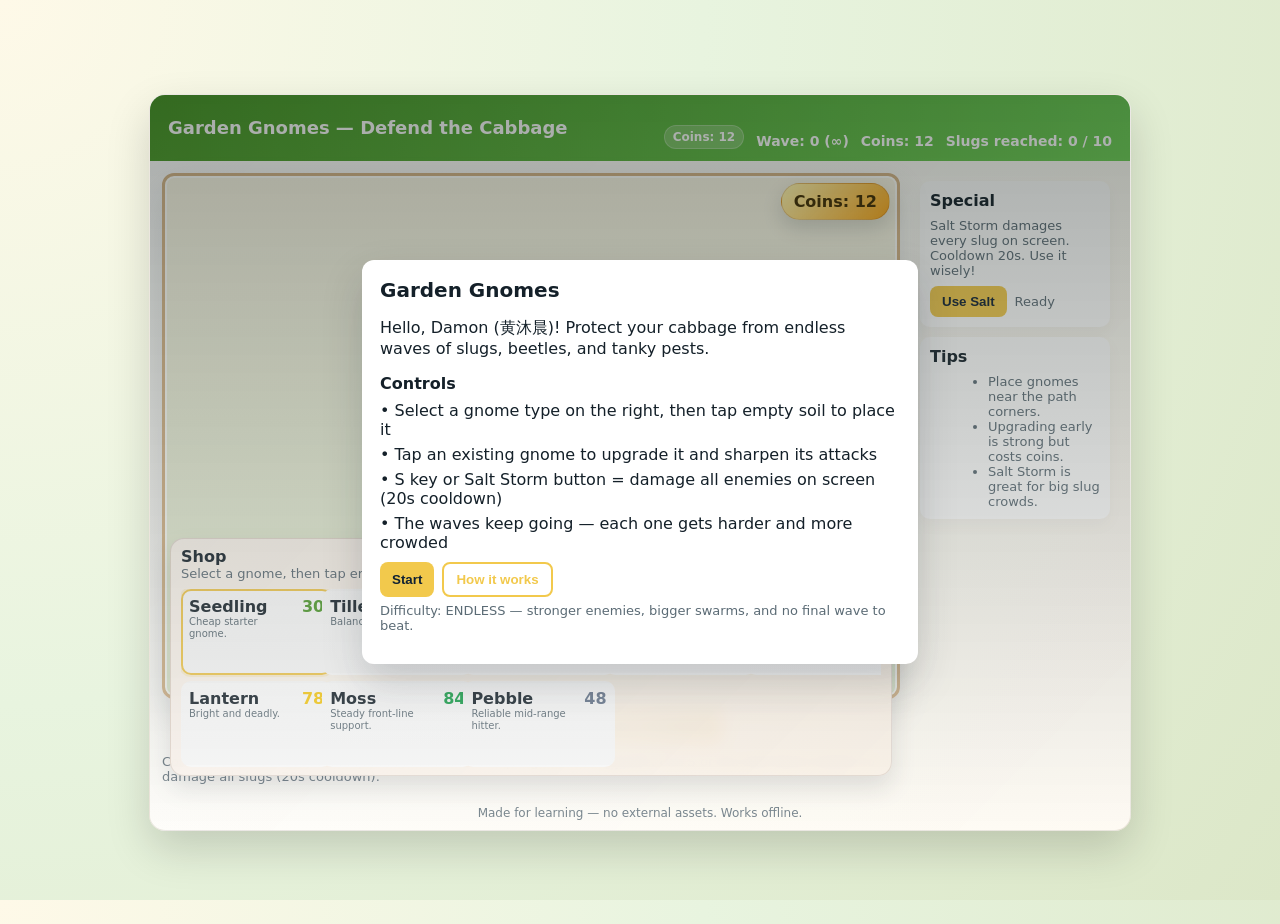
<file: tower-defence.html>
<!doctype html>
<html lang="en">
<head>
<meta charset="utf-8" />
<meta name="viewport" content="width=device-width,initial-scale=1.0" />
<title>Garden Gnomes — Tower Defense</title>
<style>
  /* ---------- Basic layout ---------- */
  :root{
    --soil:#5C4033;
    --leaf:#4C9A2A;
    --slug:#8E6FB8;
    --card:#fff8f2;
    --muted:#5b6b75;
    --accent:#f2c94c;
    --danger:#d9534f;
    --glass: rgba(255,255,255,0.85);
    --radius:12px;
  }
  html,body{height:100%; margin:0; font-family:Inter,ui-sans-serif,system-ui,Arial;}
  body{background:radial-gradient(circle at top left,#fef9e8 0%,#e8f4df 45%,#dce7c8 100%); color:#142029; display:flex; align-items:center; justify-content:center; padding:12px;}
  .wrap{width:100%; max-width:980px; background:linear-gradient(135deg,rgba(255,255,255,0.97),rgba(255,250,242,0.95)); border-radius:16px; box-shadow:0 18px 44px rgba(0,0,0,0.16); overflow:hidden; border:1px solid rgba(92,64,51,0.12);}
  header{display:flex; align-items:center; justify-content:space-between; padding:12px 18px; background:linear-gradient(90deg,var(--leaf),#6ecf57); color:white;}
  header h1{margin:0; font-size:18px;}
  header .counters{display:flex; gap:12px; align-items:center; font-weight:700; font-size:14px;}
  .coin-badge{background:rgba(255,255,255,0.2); padding:4px 8px; border-radius:999px; border:1px solid rgba(255,255,255,0.25); font-size:12px; margin-top:18px;}
  main{display:flex; gap:12px; padding:12px;}
  /* canvas area */
  .game-area{flex:1; display:flex; flex-direction:column; gap:10px; align-items:center; position:relative;}
  .top-bar{position:absolute; top:10px; left:10px; right:10px; z-index:20; display:flex; justify-content:flex-end; pointer-events:none;}
  .coin-pill{pointer-events:auto; background:linear-gradient(135deg,rgba(255,245,175,0.98),rgba(245,158,11,0.95)); color:#3f2b00; padding:8px 12px; border-radius:999px; font-weight:900; box-shadow:0 8px 20px rgba(20,30,40,0.16); border:1px solid rgba(120,53,15,0.2);}
  .shop-overlay{position:absolute; bottom:8px; left:8px; right:8px; z-index:20; background:linear-gradient(135deg,rgba(255,248,242,0.98),rgba(254,244,232,0.94)); border:1px solid rgba(92,64,51,0.16); border-radius:14px; padding:8px 10px; box-shadow:0 12px 24px rgba(20,30,40,0.14); backdrop-filter:blur(8px); max-width:720px; margin:0 auto;}
  .shop-header{display:flex; justify-content:space-between; align-items:center; gap:10px;}
  .shop-overlay .tower-list{display:grid; grid-template-columns:repeat(auto-fit,minmax(118px,1fr)); gap:6px; margin-top:6px; max-height:190px; overflow:auto;}
  canvas{background:linear-gradient(180deg,#f8f4e4,#dfeccf); border-radius:12px; box-shadow:inset 0 0 0 2px rgba(255,255,255,0.8), 0 14px 34px rgba(20,30,40,0.12); border:3px solid #d4b387;}
  /* side panel for buttons and info */
  .side{width:260px; padding:8px; display:flex; flex-direction:column; gap:10px;}
  .panel{background:white; border-radius:10px; padding:10px; box-shadow:0 6px 16px rgba(20,30,40,0.04);}
  .btn{display:inline-block; padding:8px 12px; border-radius:8px; background:var(--accent); color:#123; font-weight:700; text-align:center; border:none; cursor:pointer;}
  .btn.ghost{background:transparent; border:2px solid var(--accent); color:var(--accent);}
  .small{font-size:13px; color:var(--muted);}
  .tower-list{display:flex; gap:8px; flex-wrap:wrap;}
  .tower-card{background:linear-gradient(180deg,#fff,#fbfbfb); padding:6px; border-radius:10px; width:100%; display:flex; gap:6px; align-items:flex-start; justify-content:space-between; cursor:pointer; border:2px solid transparent; min-height:70px;}
  .tower-card.active{border-color:var(--accent); box-shadow:0 0 0 2px rgba(242,201,76,0.18);} 
  .tower-card .small{font-size:10px; line-height:1.25;}
  .salt-btn{background:linear-gradient(90deg,#fff176,#f59e0b); color:#123; font-weight:900; border-radius:10px; padding:10px; border:0; cursor:pointer;}
  .muted{color:var(--muted); font-size:13px;}
  footer{padding:10px; text-align:center; font-size:12px; color:var(--muted);}
  /* Start / overlays */
  .overlay{position:absolute; inset:0; display:flex; align-items:center; justify-content:center; background:linear-gradient(180deg, rgba(10,20,15,0.36), rgba(255,255,255,0.2)); z-index:40;}
  .card-center{background:white; border-radius:12px; padding:18px; width:92%; max-width:520px; box-shadow:0 18px 40px rgba(20,30,40,0.18); text-align:left;}
  .center-title{font-size:20px; margin:0 0 8px 0;}
  .controls{display:grid; gap:6px; margin:8px 0;}
  .row{display:flex; gap:8px;}
  /* responsive */
  @media(max-width:820px){
    main{flex-direction:column;}
    .side{width:100%;}
  }
</style>
</head>
<body>
<div class="wrap" id="root" style="position:relative;">
  <header>
    <h1>Garden Gnomes — Defend the Cabbage</h1>
    <div class="counters" style="align-items:flex-end;">
      <div class="coin-badge" id="headerCoins">Coins: 32</div>
      <div id="waveDisplay">Wave: 0 / 10</div>
      <div id="coinsDisplay">Coins: 0</div>
      <div id="livesDisplay">Slugs reached: 0 / 10</div>
    </div>
  </header>

  <main>
    <div class="game-area">
      <div class="top-bar">
        <div class="coin-pill" id="coinDisplay">Coins: 50</div>
      </div>
      <div class="shop-overlay">
        <div class="shop-header">
          <div>
            <div style="font-weight:800">Shop</div>
            <div class="small">Select a gnome, then tap empty soil to place it.</div>
          </div>
          <div class="small">Start coins: 50</div>
        </div>
        <div class="tower-list" id="towerList" style="margin-top:8px;">
          <div class="tower-card active" data-tower-type="seedling" id="seedlingCard">
            <div>
              <div style="font-weight:800">Seedling</div>
              <div class="small">Cheap starter gnome.</div>
            </div>
            <div style="text-align:right">
              <div style="font-weight:900; color:var(--leaf)">30</div>
            </div>
          </div>
          <div class="tower-card" data-tower-type="tiller" id="tillerCard">
            <div>
              <div style="font-weight:800">Tiller</div>
              <div class="small">Balanced damage.</div>
            </div>
            <div style="text-align:right">
              <div style="font-weight:900; color:var(--accent)">45</div>
            </div>
          </div>
          <div class="tower-card" data-tower-type="sprout" id="sproutCard">
            <div>
              <div style="font-weight:800">Sprout</div>
              <div class="small">Long-range sniper.</div>
            </div>
            <div style="text-align:right">
              <div style="font-weight:900; color:#4f7cff">60</div>
            </div>
          </div>
          <div class="tower-card" data-tower-type="mulch" id="mulchCard">
            <div>
              <div style="font-weight:800">Mulch</div>
              <div class="small">Burst damage with splash.</div>
            </div>
            <div style="text-align:right">
              <div style="font-weight:900; color:#8b5cf6">70</div>
            </div>
          </div>
          <div class="tower-card" data-tower-type="rake" id="rakeCard">
            <div>
              <div style="font-weight:800">Rake</div>
              <div class="small">Rapid-fire harasser.</div>
            </div>
            <div style="text-align:right">
              <div style="font-weight:900; color:#f97316">55</div>
            </div>
          </div>
          <div class="tower-card" data-tower-type="lantern" id="lanternCard">
            <div>
              <div style="font-weight:800">Lantern</div>
              <div class="small">Bright and deadly.</div>
            </div>
            <div style="text-align:right">
              <div style="font-weight:900; color:#facc15">78</div>
            </div>
          </div>
          <div class="tower-card" data-tower-type="moss" id="mossCard">
            <div>
              <div style="font-weight:800">Moss</div>
              <div class="small">Steady front-line support.</div>
            </div>
            <div style="text-align:right">
              <div style="font-weight:900; color:#16a34a">84</div>
            </div>
          </div>
          <div class="tower-card" data-tower-type="pebble" id="pebbleCard">
            <div>
              <div style="font-weight:800">Pebble</div>
              <div class="small">Reliable mid-range hitter.</div>
            </div>
            <div style="text-align:right">
              <div style="font-weight:900; color:#64748b">48</div>
            </div>
          </div>
        </div>
      </div>

      <!-- Canvas draws the map, towers, slugs, projectile effects -->
      <canvas id="gameCanvas" width="760" height="520" style="touch-action:none;"></canvas>

      <div style="display:flex; gap:10px; width:90%; justify-content:center;">
        <button class="btn" id="startBtn">Start Game</button>
        <button class="btn ghost" id="pauseBtn">Pause</button>
        <button class="btn ghost" id="resetBtn">Reset</button>
        <button class="salt-btn" id="saltBtn">SALT STORM (S)</button>
      </div>
      <div class="small">Controls: Tap an empty tile to place gnome (cost). Tap a gnome to upgrade. Use S or the Salt Storm button to damage all slugs (20s cooldown).</div>
    </div>

    <aside class="side">
      <div class="panel">
        <div style="font-weight:800">Special</div>
        <div class="small" style="margin:8px 0">Salt Storm damages every slug on screen. Cooldown 20s. Use it wisely!</div>
        <div style="display:flex; gap:8px; align-items:center;">
          <button class="btn" id="useSaltBtn">Use Salt</button>
          <div id="saltCooldown" class="muted">Ready</div>
        </div>
      </div>

      <div class="panel">
        <div style="font-weight:800">Tips</div>
        <ul class="small" style="margin:8px 0 0 18px;">
          <li>Place gnomes near the path corners.</li>
          <li>Upgrading early is strong but costs coins.</li>
          <li>Salt Storm is great for big slug crowds.</li>
        </ul>
      </div>
    </aside>
  </main>

  <footer>Made for learning — no external assets. Works offline.</footer>

  <!-- Start / Game Over / Win overlays -->
  <div class="overlay" id="overlay" style="display:flex;">
    <div class="card-center" id="startCard">
      <h2 class="center-title">Garden Gnomes</h2>
      <p>Hello, Damon (黄沐晨)! Protect your cabbage from endless waves of slugs, beetles, and tanky pests.</p>
      <div style="font-weight:800; margin-top:8px;">Controls</div>
      <div class="controls">
        <div>• Select a gnome type on the right, then tap empty soil to place it</div>
        <div>• Tap an existing gnome to upgrade it and sharpen its attacks</div>
        <div>• S key or Salt Storm button = damage all enemies on screen (20s cooldown)</div>
        <div>• The waves keep going — each one gets harder and more crowded</div>
      </div>
      <div style="margin-top:10px; display:flex; gap:8px;">
        <button class="btn" id="overlayStart">Start</button>
        <button class="btn ghost" id="overlayHow">How it works</button>
      </div>
      <p class="small" style="margin-top:6px">Difficulty: ENDLESS — stronger enemies, bigger swarms, and no final wave to beat.</p>
    </div>

    <div class="card-center" id="gameOverCard" style="display:none;">
      <h2 class="center-title">Game Over</h2>
      <p id="gameOverText">The slugs reached your cabbage.</p>
      <div style="display:flex; gap:8px; margin-top:10px;">
        <button class="btn" id="retryBtn">Try Again</button>
        <button class="btn ghost" id="spectateBtn">View</button>
      </div>
    </div>

    <div class="card-center" id="winCard" style="display:none;">
      <h2 class="center-title">You Win!</h2>
      <p>All 10 waves defended. Great gnome work!</p>
      <div style="display:flex; gap:8px; margin-top:10px;">
        <button class="btn" id="playAgainBtn">Play Again</button>
        <button class="btn ghost" id="downloadScore">Share Score</button>
      </div>
    </div>
  </div>
</div>

<script>
/*
  Garden Gnomes — Single-file tower defense
  Expanded with multiple gnome units, endless waves, and varied enemies.
*/

/* ======= Utility & audio setup ======= */
const ctxAudio = new (window.AudioContext || window.webkitAudioContext)();
function beep(freq=440, type='sine', duration=0.08, gain=0.06){
  const o = ctxAudio.createOscillator();
  const g = ctxAudio.createGain();
  o.type = type;
  o.frequency.value = freq;
  g.gain.value = gain;
  o.connect(g); g.connect(ctxAudio.destination);
  o.start();
  o.stop(ctxAudio.currentTime + duration);
}
function hitSound(){ beep(880,'triangle',0.06,0.06); }
function shootSound(){ beep(520,'square',0.04,0.04); }
function winSound(){ beep(880,'sine',0.16,0.12); beep(1100,'sine',0.12,0.08); }
function loseSound(){ beep(200,'sawtooth',0.36,0.16); }

/* ======= Game variables & DOM ======= */
const canvas = document.getElementById('gameCanvas');
const ctx = canvas.getContext('2d');
let W = canvas.width, H = canvas.height;

const waveDisplay = document.getElementById('waveDisplay');
const coinsDisplay = document.getElementById('coinsDisplay');
const livesDisplay = document.getElementById('livesDisplay');
const overlay = document.getElementById('overlay');
const startCard = document.getElementById('startCard');
const gameOverCard = document.getElementById('gameOverCard');
const winCard = document.getElementById('winCard');

const COLS = 10;
const ROWS = 7;
let cellW, cellH;

const pathCells = [
  {c: -1, r: 3},
  {c:0,r:3},{c:1,r:3},{c:2,r:3},{c:2,r:2},{c:3,r:2},{c:3,r:1},
  {c:4,r:1},{c:5,r:1},{c:5,r:2},{c:6,r:2},{c:6,r:3},{c:7,r:3},
  {c:7,r:4},{c:8,r:4},{c:9,r:4},{c:10,r:4}
];

let towers = [];
let slugs = [];
let projectiles = [];
let coins = 12;
let wave = 0;
let slugReached = 0;
let maxAllowedReached = 10;
let running = false;
let paused = false;
let lastTime = 0;
let spawnTimer = 0;
let enemiesToSpawn = 0;
let waveTransitionTimer = 0;
let waitingForNextWave = false;
let saltCooldown = 0;
const SALT_COOLDOWN_TIME = 15000;
let saltReady = true;
let selectedTowerType = 'seedling';

const towerDefinitions = {
  seedling: {name:'Seedling Gnome', cost:30, upgradeCost:25, baseDamage:15, fireRate:0.9, range:2.4, color:'#6ecf57'},
  tiller: {name:'Tiller Gnome', cost:45, upgradeCost:28, baseDamage:24, fireRate:0.75, range:2.7, color:'#f59e0b'},
  sprout: {name:'Sprout Gnome', cost:60, upgradeCost:32, baseDamage:34, fireRate:0.6, range:3.2, color:'#60a5fa'},
  mulch: {name:'Mulch Gnome', cost:70, upgradeCost:34, baseDamage:22, fireRate:0.82, range:2.3, color:'#8b5cf6'},
  rake: {name:'Rake Gnome', cost:55, upgradeCost:29, baseDamage:18, fireRate:1.1, range:2.0, color:'#f97316'},
  lantern: {name:'Lantern Gnome', cost:78, upgradeCost:36, baseDamage:28, fireRate:0.68, range:3.4, color:'#facc15'},
  moss: {name:'Moss Gnome', cost:84, upgradeCost:40, baseDamage:26, fireRate:0.72, range:2.9, color:'#16a34a'},
  pebble: {name:'Pebble Gnome', cost:48, upgradeCost:26, baseDamage:17, fireRate:0.95, range:2.6, color:'#64748b'}
};

function createTower(type,c,r){
  const def = towerDefinitions[type];
  return {c,r,kind:type,level:1,fireTimer:0,fireRate:def.fireRate,baseDamage:def.baseDamage,range:def.range,color:def.color};
}

const enemyDefinitions = {
  slug: {name:'Slug', baseHp:24, baseSpd:0.95, baseArmor:0.0, reward:5, color:'#8E6FB8'},
  snail: {name:'Armored Snail', baseHp:40, baseSpd:0.82, baseArmor:0.12, reward:8, color:'#5a4a3b'},
  crawler: {name:'Crawling Mite', baseHp:18, baseSpd:1.3, baseArmor:0.0, reward:4, color:'#e79e3b'},
  tank: {name:'Tank Slug', baseHp:90, baseSpd:0.62, baseArmor:0.2, reward:12, color:'#4b5563'},
  bossSlug: {name:'Boss Slug', baseHp:220, baseSpd:0.56, baseArmor:0.25, reward:24, color:'#3b0764'}
};

function pickEnemyType(waveIndex){
  const roll = Math.random();
  if (waveIndex >= 8 && roll < 0.18) return 'bossSlug';
  if (waveIndex >= 6 && roll < 0.32) return 'tank';
  if (waveIndex >= 4 && roll < 0.40) return 'snail';
  if (waveIndex >= 2 && roll < 0.30) return 'crawler';
  return 'slug';
}

function gridToPixel(c,r){
  return {x: Math.round((c + 0.5) * cellW), y: Math.round((r + 0.5) * cellH)};
}
function clamp(a,min,max){ return Math.max(min, Math.min(max, a)); }

function resizeCanvas(){
  const parent = canvas.parentElement;
  const maxW = Math.min(760, parent.clientWidth - 20);
  const maxH = 520;
  canvas.width = maxW;
  canvas.height = maxH * 1;
  W = canvas.width; H = canvas.height;
  cellW = Math.floor(W / COLS);
  cellH = Math.floor(H / ROWS);
}
window.addEventListener('resize', resizeCanvas);
resizeCanvas();

function startGame(){
  towers = [];
  slugs = [];
  projectiles = [];
  coins = 12;
  wave = 0;
  slugReached = 0;
  running = true;
  paused = false;
  spawnNextWave();
  overlay.style.display = 'none';
  lastTime = performance.now();
  loop(lastTime);
}

function resetGame(){
  running = false;
  paused = false;
  towers = [];
  slugs = [];
  projectiles = [];
  coins = 12;
  wave = 0;
  slugReached = 0;
  saltCooldown = 0;
  saltReady = true;
  waitingForNextWave = false;
  waveTransitionTimer = 0;
  updateUI();
  overlay.style.display = 'flex';
  startCard.style.display = 'block';
  gameOverCard.style.display = 'none';
  winCard.style.display = 'none';
}

function spawnNextWave(){
  wave += 1;
  enemiesToSpawn = Math.min(420, 48 + wave * 24 + Math.floor(wave / 2) * 18);
  spawnTimer = 0;
  waitingForNextWave = false;
  waveTransitionTimer = 0;
  updateUI();
}

function spawnSlug(){
  const type = pickEnemyType(wave);
  const def = enemyDefinitions[type];
  const hp = Math.round(def.baseHp * (1 + wave * 0.42));
  const spd = def.baseSpd * (1 + wave * 0.09);
  const armor = def.baseArmor + wave * 0.03;
  const startCell = pathCells[1];
  const p = gridToPixel(startCell.c, startCell.r);
  const slug = {
    x: p.x - cellW,
    y: p.y,
    pathIndex: 1,
    t: 0,
    hp,
    maxHp: hp,
    spd: spd * 0.9,
    armor,
    alive: true,
    reached: false,
    type
  };
  slugs.push(slug);
}

function towerFire(tower, dt){
  tower.fireTimer -= dt;
  if (tower.fireTimer > 0) return;
  const center = gridToPixel(tower.c, tower.r);
  let target = null;
  let bestDist = Infinity;
  for (const s of slugs){
    if (!s.alive) continue;
    const dx = s.x - center.x;
    const dy = s.y - center.y;
    const dist = Math.sqrt(dx * dx + dy * dy);
    if (dist <= tower.range * cellW && dist < bestDist){
      bestDist = dist; target = s;
    }
  }
  if (target){
    shootSound();
    const damage = tower.baseDamage * (1 + (tower.level - 1) * 0.4);
    const applied = Math.max(1, Math.round(damage * (1 - target.armor)));
    target.hp -= applied;
    projectiles.push({x:center.x, y:center.y, tx:target.x, ty:target.y, life:200});
    tower.fireTimer = tower.fireRate * 1000;
    if (target.hp <= 0){
      target.alive = false;
      const reward = Math.max(3, Math.round(enemyDefinitions[target.type].reward + wave * 0.8));
      coins += reward;
      hitSound();
    }
  }
}

function useSalt(){
  if (!saltReady) return;
  const saltDamage = 36 + wave * 18;
  for (const s of slugs){
    if (!s.alive) continue;
    s.hp -= saltDamage * (1 - s.armor);
    if (s.hp <= 0){ s.alive = false; coins += Math.max(3, Math.round(s.maxHp / 18)); }
  }
  saltReady = false;
  saltCooldown = SALT_COOLDOWN_TIME;
  beep(840,'triangle',0.12,0.1);
  updateUI();
}

function loop(now){
  if (!running) return;
  if (paused){
    lastTime = now;
    requestAnimationFrame(loop);
    return;
  }
  const dt = Math.min(60, now - lastTime);
  lastTime = now;

  if (enemiesToSpawn > 0){
    spawnTimer -= dt;
    const spawnDelay = Math.max(44, 360 - wave * 42);
    if (spawnTimer <= 0){
      spawnSlug();
      enemiesToSpawn--;
      spawnTimer = spawnDelay;
    }
  } else if (slugs.filter(s => s.alive).length === 0){
    if (!waitingForNextWave){
      waitingForNextWave = true;
      waveTransitionTimer = 900;
    }
    waveTransitionTimer -= dt;
    if (waveTransitionTimer <= 0){
      spawnNextWave();
    }
  }

  updateSlugs(dt);
  for (const t of towers) towerFire(t, dt);
  for (const p of projectiles){ p.life -= dt; }
  projectiles = projectiles.filter(p => p.life > 0);

  if (!saltReady){
    saltCooldown -= dt;
    if (saltCooldown <= 0){ saltCooldown = 0; saltReady = true; }
  }

  updateUI();
  render();
  if (slugReached >= maxAllowedReached){
    gameOver();
    return;
  }

  requestAnimationFrame(loop);
}

function updateSlugs(dt){
  const speedFactor = dt / 1000;
  for (const s of slugs){
    if (!s.alive || s.reached) continue;
    const pi = Math.min(s.pathIndex, pathCells.length - 2);
    const a = pathCells[pi];
    const b = pathCells[pi + 1];
    const aClamped = {c: clamp(a.c, 0, COLS - 1), r: clamp(a.r, 0, ROWS - 1)};
    const bClamped = {c: clamp(b.c, 0, COLS - 1), r: clamp(b.r, 0, ROWS - 1)};
    const pa = gridToPixel(aClamped.c, aClamped.r);
    const pb = gridToPixel(bClamped.c, bClamped.r);
    const dx = pb.x - pa.x;
    const dy = pb.y - pa.y;
    const segLen = Math.sqrt(dx * dx + dy * dy);
    const move = s.spd * speedFactor * cellW;
    const dT = segLen > 0 ? move / segLen : 1;
    s.t += dT;
    s.x = pa.x + (pb.x - pa.x) * s.t;
    s.y = pa.y + (pb.y - pa.y) * s.t;
    if (s.t >= 1){
      s.pathIndex++;
      s.t = 0;
      if (s.pathIndex >= pathCells.length - 1){
        s.reached = true;
        s.alive = false;
        slugReached++;
        beep(220,'sawtooth',0.06,0.06);
      }
    }
  }
}

function drawTowerSprite(t){
  const p = gridToPixel(t.c, t.r);
  ctx.save();
  ctx.translate(p.x, p.y);

  ctx.shadowBlur = 10;
  ctx.shadowColor = 'rgba(0,0,0,0.18)';
  ctx.fillStyle = '#f7f3ea';
  ctx.beginPath();
  ctx.ellipse(0, 0, cellW * 0.34, cellH * 0.34, 0, 0, Math.PI * 2);
  ctx.fill();
  ctx.strokeStyle = '#d1b08a';
  ctx.lineWidth = 2;
  ctx.stroke();

  const hatColor = t.kind === 'tiller' ? '#d97706' : t.kind === 'sprout' ? '#2563eb' : t.kind === 'mulch' ? '#8b5cf6' : t.kind === 'rake' ? '#f97316' : t.kind === 'lantern' ? '#facc15' : t.kind === 'moss' ? '#16a34a' : t.kind === 'pebble' ? '#64748b' : '#6ecf57';
  ctx.fillStyle = hatColor;
  ctx.beginPath();
  ctx.moveTo(-12, -4);
  ctx.quadraticCurveTo(0, -24, 14, -6);
  ctx.lineTo(8, 2);
  ctx.quadraticCurveTo(0, -10, -10, 2);
  ctx.closePath();
  ctx.fill();

  ctx.fillStyle = '#2f241c';
  ctx.fillRect(-5, 2, 3, 4);
  ctx.fillRect(2, 2, 3, 4);

  ctx.fillStyle = '#f6c';
  ctx.fillRect(10, 8, 10, 8);
  ctx.fillStyle = '#1f2937';
  ctx.font = '10px sans-serif';
  ctx.fillText('L' + t.level, 10, 16);

  ctx.restore();
}

function drawEnemySprite(s){
  const size = cellW * 0.26;
  const color = enemyDefinitions[s.type].color;
  ctx.save();

  ctx.fillStyle = 'rgba(0,0,0,0.08)';
  ctx.beginPath();
  ctx.ellipse(s.x + 6, s.y + 10, cellW * 0.22, cellH * 0.14, 0, 0, Math.PI * 2);
  ctx.fill();

  if (s.type === 'crawler'){
    ctx.fillStyle = color;
    ctx.beginPath();
    ctx.ellipse(s.x, s.y, size * 0.72, size * 0.56, 0, 0, Math.PI * 2);
    ctx.fill();
    ctx.strokeStyle = '#fff3b0';
    ctx.lineWidth = 2;
    ctx.beginPath();
    ctx.moveTo(s.x - 4, s.y - 4);
    ctx.lineTo(s.x + 4, s.y - 4);
    ctx.stroke();
  } else if (s.type === 'bossSlug'){
    ctx.fillStyle = color;
    ctx.beginPath();
    ctx.ellipse(s.x, s.y, size * 1.24, size * 0.92, 0, 0, Math.PI * 2);
    ctx.fill();
    ctx.strokeStyle = '#facc15';
    ctx.lineWidth = 3;
    ctx.beginPath();
    ctx.arc(s.x - 5, s.y - 6, 4, 0, Math.PI * 2);
    ctx.arc(s.x + 5, s.y - 6, 4, 0, Math.PI * 2);
    ctx.stroke();
    ctx.fillStyle = '#facc15';
    ctx.fillRect(s.x - 8, s.y + 2, 16, 4);
  } else if (s.type === 'snail'){
    ctx.fillStyle = color;
    ctx.beginPath();
    ctx.ellipse(s.x, s.y, size * 0.98, size * 0.74, 0, 0, Math.PI * 2);
    ctx.fill();
    ctx.fillStyle = '#f5f5dc';
    ctx.beginPath();
    ctx.arc(s.x - 4, s.y - 2, 3, 0, Math.PI * 2);
    ctx.fill();
    ctx.strokeStyle = '#6b4f3a';
    ctx.lineWidth = 2;
    ctx.beginPath();
    ctx.arc(s.x + 5, s.y + 3, 4, 0, Math.PI * 2);
    ctx.stroke();
  } else if (s.type === 'tank'){
    ctx.fillStyle = color;
    ctx.beginPath();
    ctx.ellipse(s.x, s.y, size * 1.12, size * 0.84, 0, 0, Math.PI * 2);
    ctx.fill();
    ctx.fillStyle = '#d1d5db';
    ctx.fillRect(s.x - 7, s.y - 5, 14, 6);
    ctx.strokeStyle = '#9ca3af';
    ctx.strokeRect(s.x - 9, s.y - 7, 18, 10);
  } else {
    ctx.fillStyle = color;
    ctx.beginPath();
    ctx.ellipse(s.x, s.y, size, size * 0.72, 0, 0, Math.PI * 2);
    ctx.fill();
  }

  ctx.fillStyle = '#2f1d2d';
  ctx.fillRect(s.x - 6, s.y - 4, 3, 3);
  ctx.fillRect(s.x + 3, s.y - 4, 3, 3);

  const barW = cellW * 0.8;
  const barH = 6;
  const left = s.x - barW / 2;
  ctx.fillStyle = 'rgba(0,0,0,0.16)';
  ctx.fillRect(left, s.y - cellH * 0.36, barW, barH);
  const hpPct = clamp(s.hp / s.maxHp, 0, 1);
  ctx.fillStyle = '#ff6b6b';
  ctx.fillRect(left + 1, s.y - cellH * 0.36 + 1, (barW - 2) * hpPct, barH - 2);
  ctx.restore();
}

function render(){
  ctx.clearRect(0, 0, W, H);
  const bg = ctx.createLinearGradient(0, 0, 0, H);
  bg.addColorStop(0, '#f8f4e4');
  bg.addColorStop(1, '#dfeccf');
  ctx.fillStyle = bg;
  ctx.fillRect(0, 0, W, H);

  ctx.fillStyle = 'rgba(122, 209, 74, 0.16)';
  for (let i = 0; i < 18; i++){
    const x = (i * 97) % W;
    const y = 20 + ((i * 53) % (H - 40));
    ctx.beginPath();
    ctx.ellipse(x, y, 10 + (i % 3) * 4, 6 + (i % 2) * 3, 0, 0, Math.PI * 2);
    ctx.fill();
  }

  for (let r = 0; r < ROWS; r++){
    for (let c = 0; c < COLS; c++){
      const x = c * cellW;
      const y = r * cellH;
      const tile = ctx.createLinearGradient(x, y, x + cellW, y + cellH);
      tile.addColorStop(0, '#f7f2ea');
      tile.addColorStop(1, '#efe2d2');
      ctx.fillStyle = tile;
      ctx.fillRect(x + 1, y + 1, cellW - 2, cellH - 2);
      ctx.strokeStyle = 'rgba(141, 113, 93, 0.14)';
      ctx.strokeRect(x + 1, y + 1, cellW - 2, cellH - 2);
    }
  }

  ctx.shadowBlur = 8;
  ctx.shadowColor = 'rgba(0,0,0,0.14)';
  ctx.fillStyle = '#d7c9bf';
  ctx.strokeStyle = '#bdaaa0';
  ctx.lineWidth = Math.min(cellW, cellH) * 0.55;
  ctx.lineCap = 'round';
  ctx.beginPath();
  for (let i = 1; i < pathCells.length; i++){
    const a = pathCells[i - 1];
    const b = pathCells[i];
    const ac = {c: clamp(a.c, 0, COLS - 1), r: clamp(a.r, 0, ROWS - 1)};
    const bc = {c: clamp(b.c, 0, COLS - 1), r: clamp(b.r, 0, ROWS - 1)};
    const pa = gridToPixel(ac.c, ac.r);
    const pb = gridToPixel(bc.c, bc.r);
    if (i === 1) ctx.moveTo(pa.x, pa.y);
    ctx.lineTo(pb.x, pb.y);
  }
  ctx.stroke();
  ctx.shadowBlur = 0;

  const cabbageCell = {c: 9, r: 4};
  const cab = gridToPixel(cabbageCell.c, cabbageCell.r);
  ctx.save();
  ctx.translate(cab.x, cab.y);
  ctx.fillStyle = '#7ad14a';
  ctx.beginPath();
  ctx.ellipse(0, 0, cellW * 0.36, cellH * 0.28, 0, 0, Math.PI * 2);
  ctx.fill();
  ctx.fillStyle = '#4C9A2A';
  ctx.beginPath();
  ctx.ellipse(-8, -8, 8, 6, -0.6, 0, Math.PI * 2);
  ctx.fill();
  ctx.beginPath();
  ctx.ellipse(8, -8, 8, 6, 0.6, 0, Math.PI * 2);
  ctx.fill();
  ctx.fillStyle = '#2f4f1f';
  ctx.beginPath();
  ctx.arc(0, 0, 4, 0, Math.PI * 2);
  ctx.fill();
  ctx.restore();

  for (const t of towers) drawTowerSprite(t);
  for (const s of slugs){ if (s.alive || s.reached) drawEnemySprite(s); }

  ctx.strokeStyle = '#956';
  ctx.lineWidth = 2;
  for (const p of projectiles){
    ctx.save();
    ctx.strokeStyle = '#8b5cf6';
    ctx.lineWidth = 2.5;
    ctx.shadowBlur = 6;
    ctx.shadowColor = 'rgba(139, 92, 246, 0.4)';
    ctx.beginPath();
    ctx.moveTo(p.x, p.y); ctx.lineTo(p.tx, p.ty); ctx.stroke();
    ctx.restore();
  }
}

function getMouseGrid(e){
  const rect = canvas.getBoundingClientRect();
  const x = (e.clientX || e.touches && e.touches[0].clientX) - rect.left;
  const y = (e.clientY || e.touches && e.touches[0].clientY) - rect.top;
  return {c: Math.floor(x / cellW), r: Math.floor(y / cellH)};
}

function isPathCell(c,r){
  return pathCells.some(pc => pc.c === c && pc.r === r);
}

canvas.addEventListener('click', onCanvasClick);
canvas.addEventListener('touchstart', function(e){ e.preventDefault(); onCanvasClick(e); }, {passive:false});

function onCanvasClick(e){
  if (!running) return;
  const g = getMouseGrid(e);
  if (g.c < 0 || g.c >= COLS || g.r < 0 || g.r >= ROWS) return;
  const existing = towers.find(t => t.c === g.c && t.r === g.r);
  if (existing){
    const def = towerDefinitions[existing.kind];
    if (coins >= def.upgradeCost){
      coins -= def.upgradeCost;
      existing.level += 1;
      existing.baseDamage = Math.round(existing.baseDamage * 1.35);
      existing.range += 0.35;
      existing.fireRate = Math.max(0.25, existing.fireRate * 0.9);
      beep(720,'sine',0.08,0.06);
    } else {
      beep(220,'sine',0.05,0.04);
    }
    return;
  }
  if (!isPathCell(g.c, g.r)){
    const def = towerDefinitions[selectedTowerType];
    if (coins >= def.cost){
      coins -= def.cost;
      towers.push(createTower(selectedTowerType, g.c, g.r));
      beep(520,'triangle',0.06,0.06);
    } else {
      beep(220,'sine',0.04,0.03);
    }
  } else {
    beep(220,'sine',0.04,0.03);
  }
}

function updateUI(){
  waveDisplay.textContent = `Wave: ${wave} (∞)`;
  coinsDisplay.textContent = `Coins: ${coins}`;
  document.getElementById('coinDisplay').textContent = `Coins: ${coins}`;
  document.getElementById('headerCoins').textContent = `Coins: ${coins}`;
  livesDisplay.textContent = `Slugs reached: ${slugReached} / ${maxAllowedReached}`;
  const saltTxt = document.getElementById('saltCooldown');
  const useSaltBtn = document.getElementById('useSaltBtn');
  if (saltReady){ saltTxt.textContent = 'Ready'; useSaltBtn.disabled = false; }
  else { saltTxt.textContent = 'Ready in ' + Math.ceil(saltCooldown / 1000) + 's'; useSaltBtn.disabled = true; }
}

function gameOver(){
  running = false;
  overlay.style.display = 'flex';
  gameOverCard.style.display = 'block';
  startCard.style.display = 'none';
  winCard.style.display = 'none';
  document.getElementById('gameOverText').textContent = `Too many pests reached your cabbage (${slugReached} reached).`;
  loseSound();
}

function selectTower(type){
  if (!towerDefinitions[type]) return;
  selectedTowerType = type;
  document.querySelectorAll('.tower-card').forEach(card => {
    card.classList.toggle('active', card.getAttribute('data-tower-type') === type);
  });
}

/* ======= Hook up controls ======= */
document.getElementById('startBtn').addEventListener('click', ()=>{
  if (!running) startGame();
  else paused = false;
});
document.getElementById('overlayStart').addEventListener('click', ()=>{ startGame(); });
document.getElementById('retryBtn').addEventListener('click', ()=>{ resetGame(); });
document.getElementById('playAgainBtn').addEventListener('click', ()=>{ resetGame(); });

document.getElementById('pauseBtn').addEventListener('click', ()=>{
  paused = !paused;
  document.getElementById('pauseBtn').textContent = paused ? 'Resume' : 'Pause';
});

document.getElementById('resetBtn').addEventListener('click', ()=>{ resetGame(); });

document.getElementById('saltBtn').addEventListener('click', useSalt);
document.getElementById('useSaltBtn').addEventListener('click', useSalt);

document.querySelectorAll('.tower-card').forEach(card => {
  card.addEventListener('click', () => selectTower(card.getAttribute('data-tower-type')));
});

window.addEventListener('keydown', (e)=>{
  if (e.key === 's' || e.key === 'S'){ useSalt(); }
  if (e.key === 'p' || e.key === 'P'){ paused = !paused; }
});

document.body.addEventListener('touchmove', function(e){ if (e.target === canvas) e.preventDefault(); }, {passive:false});

selectTower(selectedTowerType);
updateUI();
render();

window._GG = { spawnTest: ()=>spawnSlug(), coins, towers, slugs };
</script>
<script src="admin-panel.js"></script>
</body>
</html>
</file>
<file: style.css>
/* Simple modern, colorful, mobile-friendly styles for Damon's site */

/* Colors and layout variables */
:root{
  --accent: #5b8def;      /* bright blue accent */
  --accent-2: #ff8ab6;    /* pink accent */
  --bg: #f7fbff;
  --card: #ffffff;
  --text: #1a2433;
  --muted: #5b6b75;
  --radius: 12px;
  --max-width: 1000px;
  --gap: 18px;
}

/* Reset & base */
*{box-sizing:border-box}
html,body{height:100%}
body{
  margin:0;
  font-family: system-ui, -apple-system, "Segoe UI", Roboto, "Helvetica Neue", Arial;
  color:var(--text);
  background:linear-gradient(180deg,var(--bg),#f0fbff 60%);
  -webkit-font-smoothing:antialiased;
  -moz-osx-font-smoothing:grayscale;
  line-height:1.45;
  padding-bottom:48px;
}

/* Container center */
.container{
  width:clamp(300px,92%,var(--max-width));
  margin:0 auto;
  padding:20px;
}

/* Header */
.site-header{
  position:sticky;
  top:0;
  background:rgba(255,255,255,0.85);
  backdrop-filter:blur(6px);
  box-shadow:0 1px 6px rgba(20,30,40,0.06);
  z-index:40;
}
.header-inner{
  display:flex;
  align-items:center;
  justify-content:space-between;
  gap:12px;
}
.brand{
  font-weight:700;
  color:var(--accent);
  font-size:1.05rem;
}
.nav{
  display:flex;
  gap:12px;
  align-items:center;
}
.nav a{
  text-decoration:none;
  color:var(--text);
  padding:8px 12px;
  border-radius:8px;
  font-weight:600;
  font-size:0.95rem;
}
.nav a:hover{background:linear-gradient(90deg,var(--accent),var(--accent-2)); color:#fff}

/* Mobile nav toggle */
.nav-toggle{
  display:none;
  background:transparent;
  border:0;
  font-size:1.25rem;
  padding:8px;
  cursor:pointer;
}

/* Hero */
.hero{
  padding:28px 0 36px;
}
.hero-inner{
  display:grid;
  grid-template-columns:1fr 320px;
  gap:24px;
  align-items:center;
  min-height:260px;
}
.intro h1{
  margin:0 0 8px 0;
  font-size:1.9rem;
  color:var(--text);
}
.lead{
  margin:0 0 12px 0;
  color:var(--muted);
  font-weight:600;
}
.hero-actions{display:flex; gap:10px; margin-top:14px}
.btn{
  background:linear-gradient(90deg,var(--accent),var(--accent-2));
  color:white;
  padding:10px 14px;
  border-radius:10px;
  text-decoration:none;
  font-weight:700;
  box-shadow:0 6px 14px rgba(91,141,239,0.18);
}
.btn-ghost{
  background:transparent;
  color:var(--accent);
  border:2px solid rgba(91,141,239,0.12);
  box-shadow:none;
}

/* Simple CSS robot graphic */
.hero-image{display:flex; justify-content:center}
.robot{
  width:180px;
  height:180px;
  background:linear-gradient(180deg,#fff 0%, #e7f3ff 100%);
  border-radius:18px;
  border:6px solid var(--accent);
  position:relative;
  box-shadow:0 8px 20px rgba(20,30,40,0.06);
}
.robot::before{
  content:"";
  position:absolute;
  width:48px;
  height:48px;
  left:50%;
  transform:translateX(-50%);
  top:18px;
  background:var(--accent-2);
  border-radius:50%;
  box-shadow:inset 0 -6px 0 rgba(0,0,0,0.06);
}
.robot::after{
  content:"";
  position:absolute;
  width:72px;
  height:16px;
  left:50%;
  transform:translateX(-50%);
  bottom:20px;
  background:linear-gradient(90deg,var(--accent),var(--accent-2));
  border-radius:8px;
}

/* Sections */
.section{padding:22px 0}
.section h2{margin-top:6px; margin-bottom:8px; color:var(--accent); font-size:1.25rem}

/* Facts list */
.facts{list-style:none; padding:0; display:flex; gap:10px; flex-wrap:wrap}
.facts li{background:var(--card); padding:10px 12px; border-radius:10px; box-shadow:0 4px 10px rgba(20,30,40,0.04); font-weight:600}

/* Cards for interests */
.cards{display:grid; grid-template-columns:repeat(3,1fr); gap:14px; margin-top:12px}
.card{
  background:var(--card);
  padding:14px;
  border-radius:12px;
  box-shadow:0 6px 18px rgba(20,30,40,0.04);
  text-align:center;
}

/* Project grid */
.project-grid{display:grid; grid-template-columns:repeat(3,1fr); gap:12px; margin-top:12px}
.project{
  background:linear-gradient(180deg, #fff, #fbfdff);
  padding:12px;
  border-radius:12px;
  border:1px solid rgba(20,30,40,0.04);
  box-shadow:0 6px 18px rgba(20,30,40,0.03);
  transition:transform .18s ease, box-shadow .18s ease;
  cursor:default;
}
.project:hover{transform:translateY(-6px); box-shadow:0 18px 36px rgba(20,30,40,0.06)}

/* Small helper text */
.small{color:var(--muted); font-size:0.9rem; margin-top:12px}

.chat-grid{
  display:grid;
  grid-template-columns:repeat(3, minmax(0, 1fr));
  gap:14px;
  align-items:start;
  margin-top:14px;
}

.chat-card{
  background:var(--card);
  border-radius:12px;
  box-shadow:0 6px 18px rgba(20,30,40,0.04);
  padding:16px;
}

.chat-card-wide{
  grid-column:span 1;
}

.chat-card h3,
.chat-card h4{
  margin:0 0 8px;
}

.chat-card-header{
  display:flex;
  justify-content:space-between;
  gap:12px;
  align-items:flex-start;
}

.stack-form{
  display:grid;
  gap:8px;
  margin-top:12px;
}

.stack-form label{
  font-weight:600;
}

.stack-form input{
  width:100%;
  border:1px solid rgba(20,30,40,0.12);
  border-radius:10px;
  padding:10px 12px;
  font:inherit;
}

.stack-form input:disabled{
  background:#f0f4f8;
  color:var(--muted);
}

.inline-form{
  display:flex;
  gap:10px;
  align-items:center;
}

.inline-form input{
  flex:1;
}

.chat-action-button{
  margin-top:12px;
}

.status-banner,
.status-message{
  border-radius:10px;
  padding:10px 12px;
  margin:12px 0 0;
}

.status-banner{
  background:#eef5ff;
  color:#20416d;
}

.status-error{
  background:#ffe8e8;
  color:#8a1c1c;
}

.room-list{
  display:grid;
  gap:8px;
  margin-top:12px;
}

.room-button{
  border:1px solid rgba(20,30,40,0.12);
  background:#fff;
  border-radius:10px;
  padding:10px 12px;
  text-align:left;
  font:inherit;
  cursor:pointer;
}

.room-button:hover,
.room-button-active{
  background:linear-gradient(90deg,var(--accent),var(--accent-2));
  color:#fff;
}

.message-list{
  min-height:260px;
  max-height:360px;
  overflow:auto;
  display:grid;
  gap:10px;
  padding:4px 2px;
  margin-top:12px;
}

.message-item{
  background:#f7fbff;
  border:1px solid rgba(20,30,40,0.08);
  border-radius:10px;
  padding:10px 12px;
}

.message-meta{
  color:var(--muted);
  font-size:0.85rem;
  font-weight:600;
}

.message-body{
  margin:6px 0 0;
  white-space:pre-wrap;
  word-break:break-word;
}

.message-form{
  margin-top:12px;
}

.message-form .inline-form{
  align-items:stretch;
}

/* Footer */
.site-footer{
  margin-top:28px;
  padding:18px 0;
  color:var(--muted);
  text-align:center;
}

/* Responsive: stack columns on small screens */
@media (max-width:880px){
  .hero-inner{grid-template-columns:1fr; text-align:center}
  .hero-image{order:-1}
  .cards{grid-template-columns:repeat(2,1fr)}
  .project-grid{grid-template-columns:repeat(2,1fr)}
  .chat-grid{grid-template-columns:1fr}
  .nav{display:none}
  .nav-toggle{display:block}
}

/* Very small screens */
@media (max-width:420px){
  .cards{grid-template-columns:1fr}
  .project-grid{grid-template-columns:1fr}
  .inline-form{flex-direction:column}
  .intro h1{font-size:1.5rem}
}
</file>
<file: cyberpunk-theme.css>
/* Cyberpunk theme override
   Content remains unchanged; this file only changes presentation.
   Include this stylesheet LAST so it overrides existing styles.
*/

:root {
  --bg-0: #07010f;
  --bg-1: #0e0620;
  --bg-2: #14092c;
  --surface: rgba(20, 12, 42, 0.75);
  --surface-2: rgba(30, 16, 64, 0.82);

  --text: #e7e2ff;
  --muted: #b8b0da;

  --neon-cyan: #00f7ff;
  --neon-pink: #ff2bd6;
  --neon-purple: #8a2bff;
  --neon-lime: #b7ff3c;

  --border-glow: rgba(0, 247, 255, 0.45);
  --shadow-glow: 0 0 0.75rem rgba(0, 247, 255, 0.35),
                 0 0 1.5rem rgba(138, 43, 255, 0.25);

  --radius: 14px;
}

html, body {
  background:
    radial-gradient(circle at 15% 15%, rgba(0,247,255,0.08), transparent 35%),
    radial-gradient(circle at 85% 20%, rgba(255,43,214,0.10), transparent 38%),
    radial-gradient(circle at 50% 85%, rgba(138,43,255,0.12), transparent 45%),
    linear-gradient(145deg, var(--bg-0), var(--bg-1) 55%, var(--bg-2));
  color: var(--text);
  min-height: 100%;
  font-family: "Segoe UI", "Inter", "Roboto", system-ui, -apple-system, sans-serif;
  letter-spacing: 0.01em;
}

/* Add subtle animated scanline/glow overlay */
body::before {
  content: "";
  position: fixed;
  inset: 0;
  pointer-events: none;
  background:
    repeating-linear-gradient(
      to bottom,
      rgba(255,255,255,0.03) 0px,
      rgba(255,255,255,0.03) 1px,
      transparent 2px,
      transparent 4px
    );
  mix-blend-mode: soft-light;
  opacity: 0.22;
  z-index: 9999;
}

/* Generic containers */
main, section, article, .container, .card, .panel, .box {
  background: var(--surface);
  backdrop-filter: blur(6px);
  -webkit-backdrop-filter: blur(6px);
  border: 1px solid rgba(138,43,255,0.35);
  border-radius: var(--radius);
  box-shadow: var(--shadow-glow);
}

/* Headings with neon accent */
h1, h2, h3, h4, h5, h6 {
  color: #f5f2ff;
  text-shadow:
    0 0 0.35rem rgba(0,247,255,0.45),
    0 0 0.8rem rgba(255,43,214,0.25);
  letter-spacing: 0.03em;
}

h1, h2 {
  position: relative;
}

h1::after, h2::after {
  content: "";
  display: block;
  width: 5rem;
  height: 2px;
  margin-top: 0.45rem;
  background: linear-gradient(90deg, var(--neon-cyan), var(--neon-pink), transparent);
  box-shadow: 0 0 0.5rem rgba(0,247,255,0.75);
}

/* Links */
a {
  color: var(--neon-cyan);
  text-decoration: none;
  transition: color 0.2s ease, text-shadow 0.2s ease;
}
a:hover, a:focus-visible {
  color: #7dfbff;
  text-shadow: 0 0 0.5rem rgba(0,247,255,0.9);
}

/* Nav bars / headers / footers */
nav, header, footer {
  background: linear-gradient(
    90deg,
    rgba(14, 6, 32, 0.85),
    rgba(32, 10, 62, 0.88)
  );
  border-bottom: 1px solid rgba(255,43,214,0.35);
}

/* Buttons */
button,
input[type="button"],
input[type="submit"],
.btn {
  color: #0f0924;
  background: linear-gradient(135deg, var(--neon-cyan), #76f7ff);
  border: 1px solid rgba(0,247,255,0.65);
  border-radius: 999px;
  font-weight: 700;
  letter-spacing: 0.04em;
  padding: 0.6rem 1rem;
  cursor: pointer;
  box-shadow:
    0 0 0.6rem rgba(0,247,255,0.55),
    inset 0 -2px 10px rgba(255,255,255,0.2);
  transition: transform 0.15s ease, box-shadow 0.2s ease, filter 0.2s ease;
}

button:hover,
input[type="button"]:hover,
input[type="submit"]:hover,
.btn:hover {
  transform: translateY(-1px);
  filter: saturate(1.1);
  box-shadow:
    0 0 1rem rgba(0,247,255,0.75),
    0 0 2rem rgba(138,43,255,0.3);
}

button:active,
input[type="button"]:active,
input[type="submit"]:active,
.btn:active {
  transform: translateY(0);
}

/* Secondary button style if you have .btn-secondary */
.btn-secondary {
  color: #ffe7fb;
  background: linear-gradient(135deg, var(--neon-purple), var(--neon-pink));
  border-color: rgba(255,43,214,0.65);
  box-shadow: 0 0 0.8rem rgba(255,43,214,0.55);
}

/* Inputs */
input, textarea, select {
  color: var(--text);
  background: var(--surface-2);
  border: 1px solid rgba(0,247,255,0.35);
  border-radius: 10px;
  padding: 0.55rem 0.75rem;
  outline: none;
  transition: border-color 0.2s ease, box-shadow 0.2s ease;
}
input::placeholder, textarea::placeholder {
  color: rgba(231,226,255,0.6);
}
input:focus, textarea:focus, select:focus {
  border-color: var(--neon-cyan);
  box-shadow: 0 0 0 3px rgba(0,247,255,0.2);
}

/* Tables */
table {
  border-collapse: collapse;
  width: 100%;
  background: rgba(14, 8, 28, 0.5);
  border: 1px solid rgba(138,43,255,0.3);
}
th, td {
  border: 1px solid rgba(0,247,255,0.15);
  padding: 0.65rem;
}
th {
  background: rgba(138,43,255,0.18);
  color: #f3eeff;
}

/* Card hover glow */
.card, .panel, .box, .project, .item {
  transition: transform 0.2s ease, box-shadow 0.25s ease, border-color 0.2s ease;
}
.card:hover, .panel:hover, .box:hover, .project:hover, .item:hover {
  transform: translateY(-2px);
  border-color: var(--border-glow);
  box-shadow:
    0 0 0.9rem rgba(0,247,255,0.35),
    0 0 1.8rem rgba(255,43,214,0.25);
}

/* Selection color */
::selection {
  background: rgba(0,247,255,0.35);
  color: #ffffff;
}

/* Scrollbar (webkit browsers) */
*::-webkit-scrollbar {
  width: 10px;
  height: 10px;
}
*::-webkit-scrollbar-track {
  background: #100a1f;
}
*::-webkit-scrollbar-thumb {
  background: linear-gradient(var(--neon-purple), var(--neon-cyan));
  border-radius: 999px;
  border: 2px solid #100a1f;
}

/* Accessibility: reduced motion */
@media (prefers-reduced-motion: reduce) {
  * {
    animation: none !important;
    transition: none !important;
    scroll-behavior: auto !important;
  }
}
</file>
<file: floating-icons.css>
/* Floating media layer - visual only, does not modify content */
.floating-layer {
  position: fixed;
  inset: 0;
  pointer-events: none;
  overflow: hidden;
  z-index: 99999;
}

.floating-item {
  position: absolute;
  will-change: transform, opacity;
  user-select: none;
  filter: drop-shadow(0 0 8px rgba(0, 247, 255, 0.35))
          drop-shadow(0 0 14px rgba(255, 43, 214, 0.2));
  opacity: 0.9;
  animation-timing-function: linear;
  animation-iteration-count: infinite;
}

.floating-item img {
  width: 100%;
  height: 100%;
  object-fit: contain;
}

.floating-item.emoji {
  display: grid;
  place-items: center;
  font-weight: 700;
  text-shadow: 0 0 8px rgba(0, 247, 255, 0.45);
}

/* Different movement paths */
@keyframes floatUpA {
  0%   { transform: translate3d(0, 110vh, 0) rotate(0deg); opacity: 0; }
  10%  { opacity: 0.9; }
  90%  { opacity: 0.9; }
  100% { transform: translate3d(14vw, -18vh, 0) rotate(260deg); opacity: 0; }
}
@keyframes floatUpB {
  0%   { transform: translate3d(0, 110vh, 0) rotate(0deg); opacity: 0; }
  12%  { opacity: 0.85; }
  88%  { opacity: 0.85; }
  100% { transform: translate3d(-16vw, -18vh, 0) rotate(-280deg); opacity: 0; }
}
@keyframes driftSide {
  0%   { transform: translate3d(-20vw, 0, 0) rotate(0deg); opacity: 0; }
  12%  { opacity: 0.75; }
  88%  { opacity: 0.75; }
  100% { transform: translate3d(120vw, 0, 0) rotate(360deg); opacity: 0; }
}

@media (prefers-reduced-motion: reduce) {
  .floating-layer {
    display: none;
  }
}
</file>
